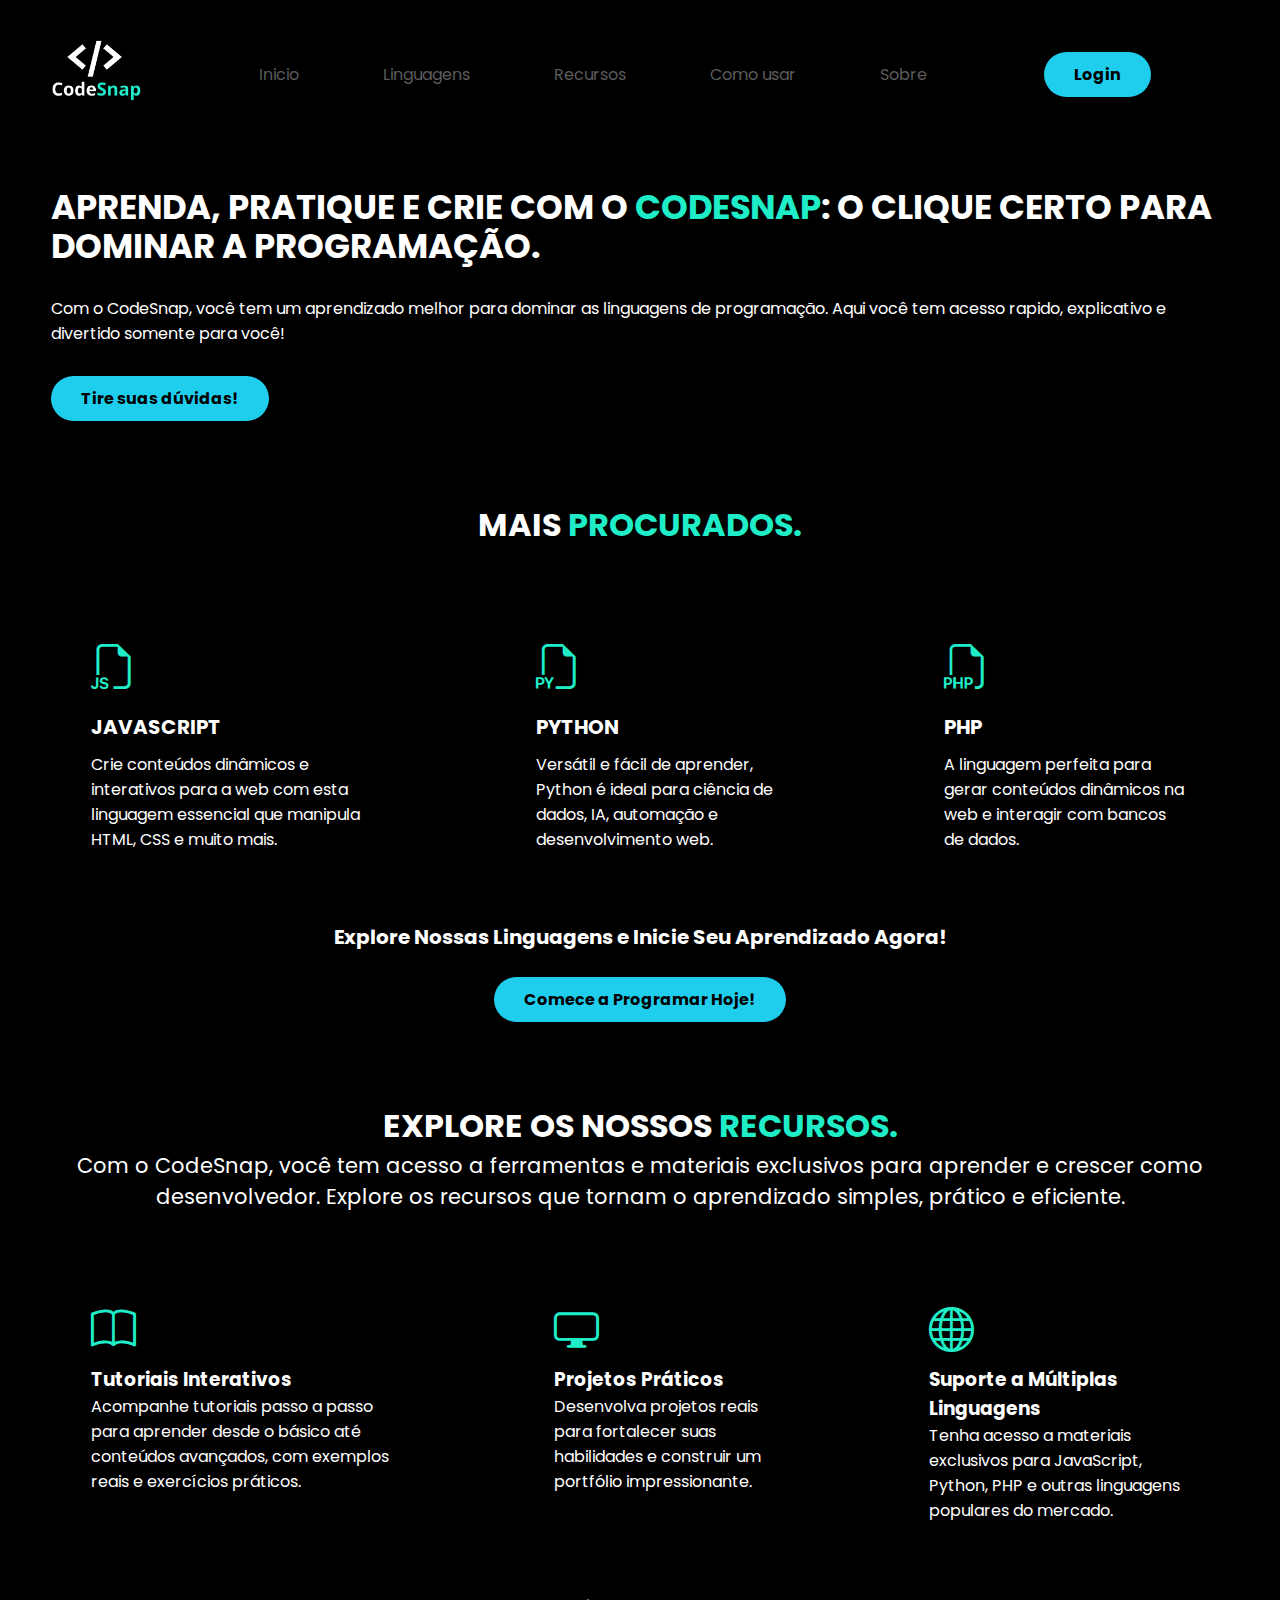
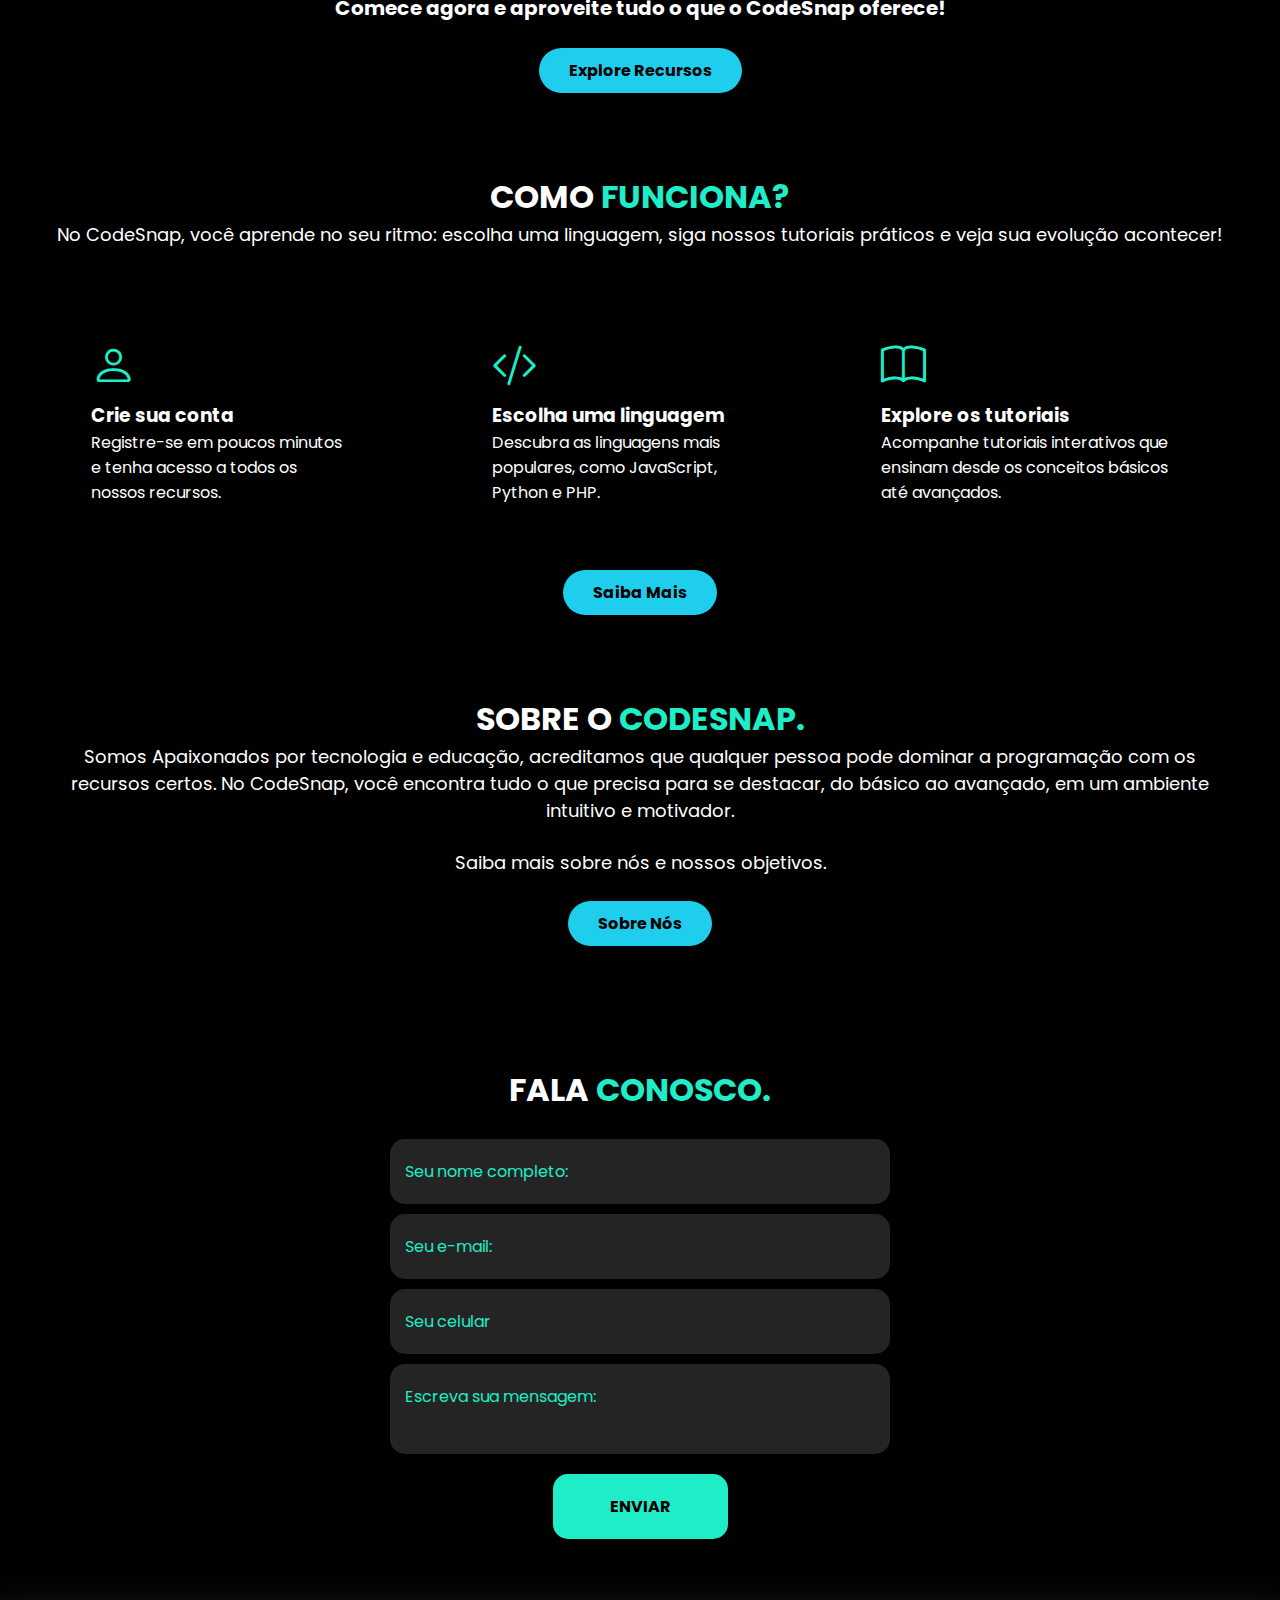
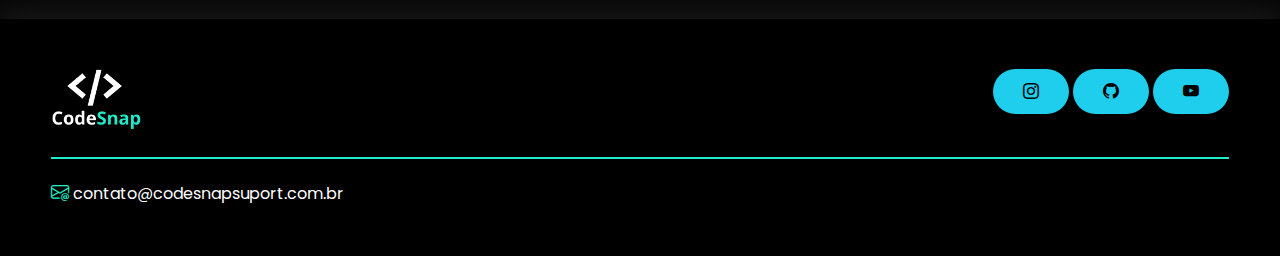
<file: index.html>
<!DOCTYPE html>
<html lang="pt-br">

<head>
    <meta charset="UTF-8">
    <meta name="viewport" content="width=device-width, initial-scale=1.0">
    <title>CodeSnap</title>
    <link rel="stylesheet" href="styles/defaut.css">
    <link rel="stylesheet" href="styles/global.css">
    <!--fonts-->
    <link rel="preconnect" href="https://fonts.googleapis.com">
    <link rel="preconnect" href="https://fonts.gstatic.com" crossorigin>
    <link
        href="https://fonts.googleapis.com/css2?family=Poppins:ital,wght@0,100;0,200;0,300;0,400;0,500;0,600;0,700;0,800;0,900;1,100;1,200;1,300;1,400;1,500;1,600;1,700;1,800;1,900&display=swap"
        rel="stylesheet">
    <!--Fim fonts-->
    <!--BOOTTRAP-->
    <link rel="stylesheet" href="https://cdn.jsdelivr.net/npm/bootstrap-icons@1.11.3/font/bootstrap-icons.min.css">
    <!--FIM BOOTTRAP-->
    <script src="scripts/scriptA.js" defer></script>
</head>

<body>
    <header>
        <div class="interface">
            <div class="logo">
                <a href="image/logo.png"><img width="90px" src="image/logo.png" alt="Logo CodeSnap"></a>
            </div><!--logo-->
            <nav class="menu-desktop">
                <ul>
                    <li><a href="pages/Home.html">Inicio</a></li>
                    <li><a href="pages/Languages.html">Linguagens</a></li>
                    <li><a href="pages/Resources.html">Recursos</a></li>
                    <li><a href="pages/How-to-use.html">Como usar</a></li>
                    <li><a href="pages/About.html">Sobre</a></li>
                </ul>
            </nav><!--menu-desktop-->
            <div class="cs-login">
                <a href="#"><button>Login</button></a>
            </div><!--cs-login-->
            <div class="cs-abrir-menu" id="cs-menu">
                <i class="bi bi-list"></i>
            </div><!--cs-abrir-menu-->
            <div class="menu-mobile" id="menu-mobile">
                <div class="cs-fechar">
                    <i class="bi bi-x"></i>
                </div><!--cs-fechar-->
                <nav>
                    <ul>
                        <li><a href="pages/Home.html">Inicio</a></li>
                        <li><a href="pages/Languages.html">Linguagens</a></li>
                        <li><a href="pages/Resources.html">Recursos</a></li>
                        <li><a href="pages/How-to-use.html">Como usar</a></li>
                        <li><a href="pages/About.html">Sobre</a></li>
                        <li><a href="#contatos">Contato</a></li>
                    </ul>
                </nav>
            </div><!--menu-mobile-->
            <div class="overlay-menu" id="overlay-menu"></div><!--overlay-menu-->
        </div><!--interface-->
    </header>
    <main>
        <section class="top-web" id="inicio">
            <div class="interface">
                <div class="flex">
                    <div class="txt-top-web">
                        <h1>APRENDA, PRATIQUE E CRIE COM O <span>CODESNAP</span>: O CLIQUE CERTO PARA DOMINAR A
                            PROGRAMAÇÃO.</h1>
                        <P>Com o CodeSnap, você tem um aprendizado melhor para dominar as linguagens de programação.
                            Aqui
                            você tem acesso rapido, explicativo e divertido somente para você!</P>

                        <div class="cs-contato">
                            <a href="#contatos"><button>Tire suas dúvidas!</button></a>
                        </div><!--cs-contato-->
                    </div><!--txt-top-web-->
                </div><!--flex-->
            </div><!--interface-->
        </section><!--top-web-->

        <section class="linguagens" id="linguagens">
            <div class="interface">
                <h2 class="title">MAIS <span>PROCURADOS.</span></h2>
                <div class="flex">
                    <div class="linguagens-box"> <a href="">
                            <i class="bi bi-filetype-js"></i>
                            <h3>JAVASCRIPT</h3>
                            <p>Crie conteúdos dinâmicos e interativos para a web com esta linguagem essencial que
                                manipula HTML, CSS e muito mais.</p>
                        </a>
                    </div><!--linguagens-box-->
                    <div class="linguagens-box"> <a href="">
                            <i class="bi bi-filetype-py"></i>
                            <h3>PYTHON</h3>
                            <p>Versátil e fácil de aprender, Python é ideal para ciência de dados, IA, automação e
                                desenvolvimento web.</p>
                        </a>
                    </div><!--linguagens-box-->
                    <div class="linguagens-box"> <a href="">
                            <i class="bi bi-filetype-php"></i>
                            <h3>PHP</h3>
                            <p>A linguagem perfeita para gerar conteúdos dinâmicos na web e interagir com bancos de
                                dados.</p>
                        </a>
                    </div><!--linguagens-box-->
                </div><!--flex-->
                <div class="cta">
                    <h3 class="title">Explore Nossas Linguagens e Inicie Seu Aprendizado Agora!</h3>
                </div><!--cta-->
                <div class="linguagens-button">
                    <a href="pages/Languages.html"><button>Comece a Programar Hoje!</button></a>
                </div><!--linguagens-button-->
            </div><!--interface-->
        </section><!--linguagens-->

        <section class="recursos" id="recursos">
            <div class="interface">
                <h2 class="title">EXPLORE OS NOSSOS <span>RECURSOS.<span></h2>
                <p class="subtitle">Com o CodeSnap, você tem acesso a ferramentas e materiais exclusivos para aprender e
                    crescer como
                    desenvolvedor. Explore os recursos que tornam o aprendizado simples, prático e eficiente.</p>
                <div class="flex">
                    <div class="recursos-box"> <a href="">
                            <i class="bi bi-book"></i>
                            <h3>Tutoriais Interativos</h3>
                            <p>Acompanhe tutoriais passo a passo para aprender desde o básico até conteúdos avançados,
                                com exemplos reais e exercícios práticos.</p>
                        </a>
                    </div><!--linguagens-box-->
                    <div class="recursos-box"> <a href="">
                            <i class="bi bi-display"></i>
                            <h3>Projetos Práticos</h3>
                            <p>Desenvolva projetos reais para fortalecer suas habilidades e construir um portfólio
                                impressionante.</p>
                        </a>
                    </div><!--linguagens-box-->
                    <div class="recursos-box"> <a href="">
                            <i class="bi bi-globe"></i>
                            <h3>Suporte a Múltiplas Linguagens</h3>
                            <p>Tenha acesso a materiais exclusivos para JavaScript, Python, PHP e outras linguagens
                                populares do mercado.</p>
                        </a>
                    </div><!--linguagens-box-->
                </div><!--flex-->
                <div class="cta">
                    <h3 class="title">Comece agora e aproveite tudo o que o CodeSnap oferece!</h3>
                </div><!--cta-->
                <div class="recursos-button">
                    <a href="pages/Resources.html"><button>Explore Recursos</button></a>
                </div><!--cs-contato-->
            </div><!--interface-->
        </section><!--recursos-->

        <section class="como-usar">
            <div class="interface">
                <h2 class="title">COMO <span>FUNCIONA?</span></h2>
                <p class="subtitle">No CodeSnap, você aprende no seu ritmo: escolha uma linguagem, siga nossos tutoriais
                    práticos e veja sua evolução acontecer!</p>
                <div class="flex">
                    <div class="como-usar-box"> <a href="#">
                            <i class="bi bi-person"></i>
                            <h3>Crie sua conta</h3>
                            <p>Registre-se em poucos minutos e tenha acesso a todos os nossos recursos.</p>
                        </a>
                    </div><!--como-usar-box-->
                    <div class="como-usar-box"> <a href="#">
                            <i class="bi bi-code-slash"></i>
                            <h3>Escolha uma linguagem</h3>
                            <p>Descubra as linguagens mais populares, como JavaScript, Python e PHP.</p>
                        </a>
                    </div><!--como-usar-box-->
                    <div class="como-usar-box"> <a href="#">
                            <i class="bi bi-book"></i>
                            <h3>Explore os tutoriais</h3>
                            <p>Acompanhe tutoriais interativos que ensinam desde os conceitos básicos até avançados.</p>
                        </a>
                    </div><!--como-usar-box-->
                </div><!--flex-->
                <div class="cta-button">
                    <a href="pages/How-to-use.html"><button>Saiba Mais</button></a>
                </div><!--cta-button-->
            </div><!--interface-->
        </section><!--como-usar-->

        <section class="sobre">
            <div class="interface">
                <h2 class="title">SOBRE O <span>CODESNAP.</span></h2>
                <p class="subtitle">Somos Apaixonados por tecnologia e educação, acreditamos que qualquer pessoa pode
                    dominar a programação com os recursos certos. No CodeSnap, você encontra tudo o que precisa para se
                    destacar, do básico ao avançado, em um ambiente intuitivo e motivador.</p>
                <p class="subtitle1">Saiba mais sobre nós e nossos objetivos.</p>
                <div class="flex"></div><!--flex-->
                <div class="cta-button">
                    <a href="pages/About.html"><button>Sobre Nós</button></a>
                </div><!--cta-button-->
            </div><!--interface-->
        </section><!--sobre-->

        <section class="contatos" id="contatos">
            <div class="interface">
                <h2 class="title">FALA <span>CONOSCO.</span></h2>
                <form action="">
                    <input type="text" name="" id="" placeholder="Seu nome completo:" required maxlength="100">
                    <input type="email" name="" id="" placeholder="Seu e-mail:" required maxlength="100">
                    <input type="number" name="" id="" placeholder="Seu celular" maxlength="20">
                    <textarea name="text" id="" placeholder="Escreva sua mensagem:" required maxlength="150"></textarea>
                    <div class="cs-enviar"><input type="submit" value="ENVIAR"></div>
                </form>
            </div><!--ui-->
        </section><!--form-->
    </main>
    <footer>
        <div class="interface">
            <div class="line-footer">
                <div class="flex">
                    <div class="logo-footer">
                        <img width="90px" src="image/logo.png" alt="Logo CodeSnap">
                    </div><!--logo-footer-->
                    <div class="cs-social">
                        <a href="https://www.instagram.com/itz._felipe1/" target="_blank"><button><i
                                    class="bi bi-instagram"></i></button></a>
                        <a href="https://github.com/Fexz0" target="_blank"><button><i
                                    class="bi bi-github"></i></button></a>
                        <a href="#" target="_blank"><button><i class="bi bi-youtube"></i></button></a>
                    </div><!--cs-social-->
                </div><!--flex-->
            </div><!--line-footer-->
            <div class="line-footer borda">
                <p><i class="bi bi-envelope-at"></i> <a href="mailto:contato@felipe.com.br">
                        contato@codesnapsuport.com.br</a></p>
            </div><!--line-footer borda-->
        </div><!--interface-->
    </footer>

</body>

</html>
</file>
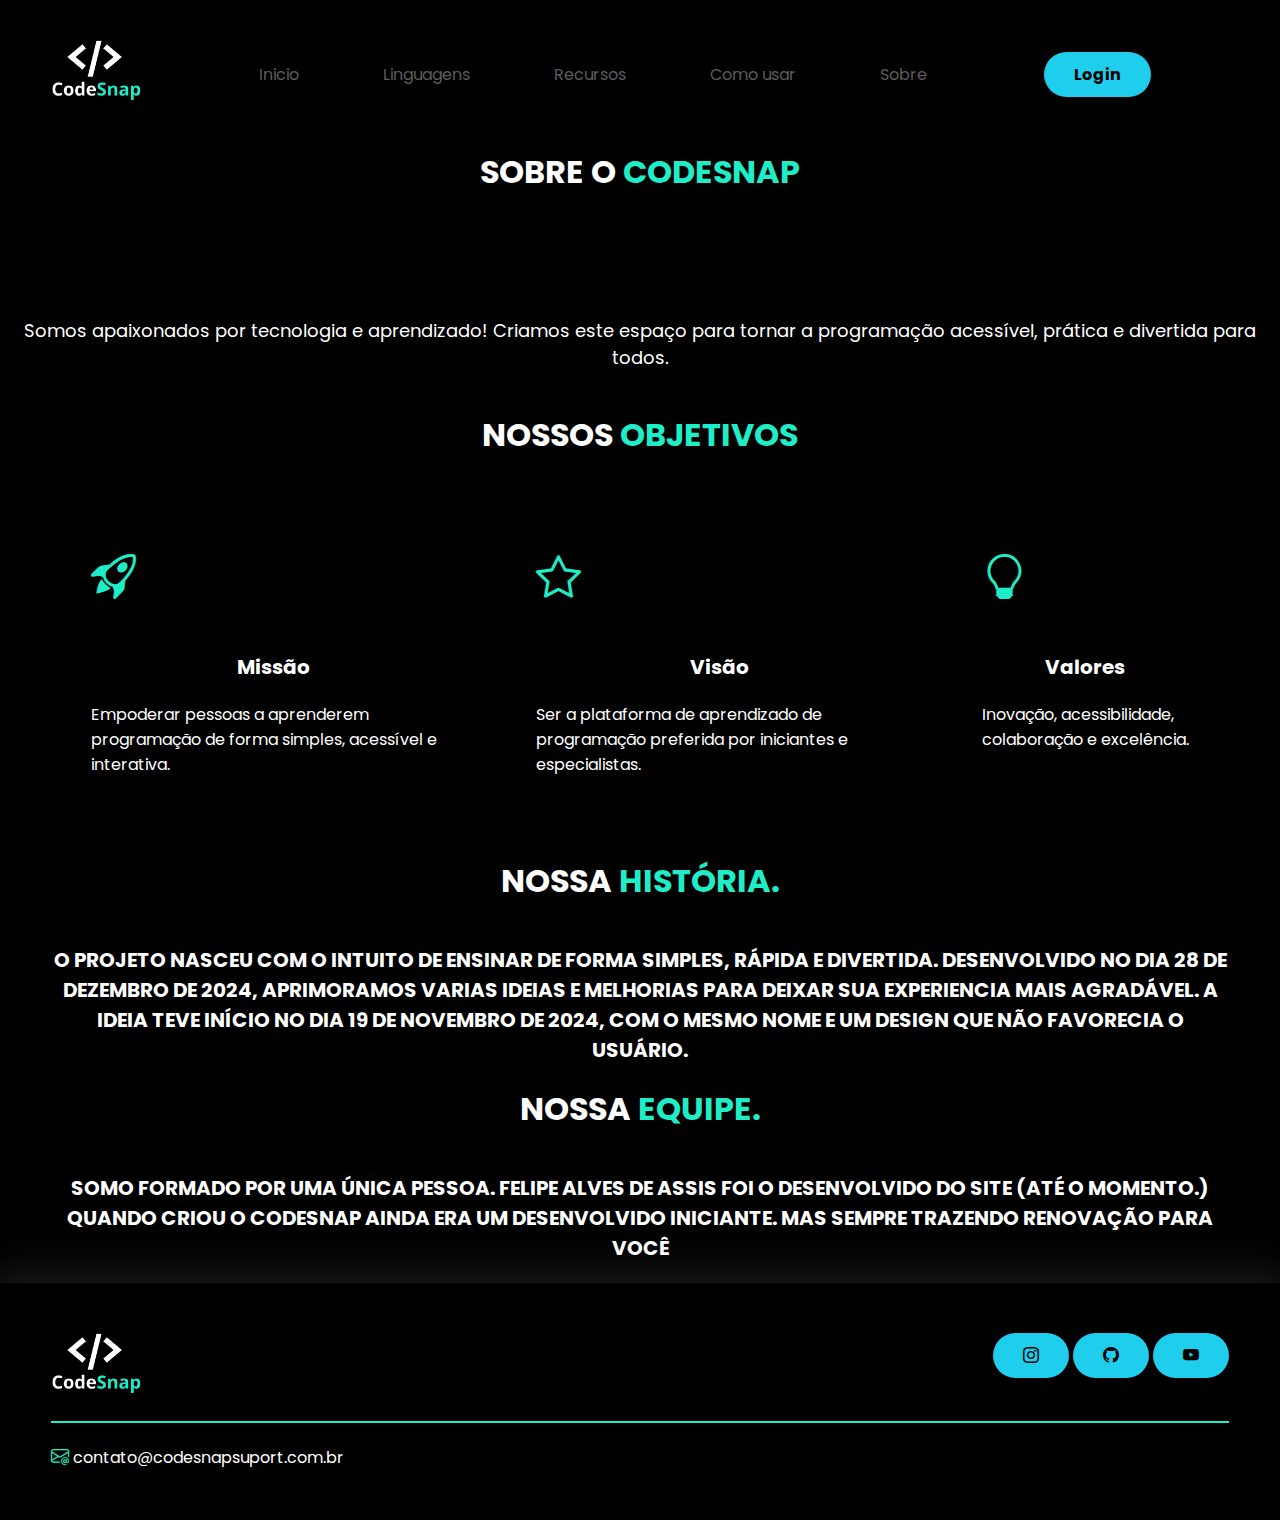
<file: pages/About.html>
<!DOCTYPE html>
<html lang="pt-br">

<head>
    <meta charset="UTF-8">
    <meta name="viewport" content="width=device-width, initial-scale=1.0">
    <title>Sobre - CodeSnap</title>
    <link rel="stylesheet" href="../styles/defaut.css">
    <link rel="stylesheet" href="../styles/global.css">
    <!--fonts-->
    <link rel="preconnect" href="https://fonts.googleapis.com">
    <link rel="preconnect" href="https://fonts.gstatic.com" crossorigin>
    <link
        href="https://fonts.googleapis.com/css2?family=Poppins:ital,wght@0,100;0,200;0,300;0,400;0,500;0,600;0,700;0,800;0,900;1,100;1,200;1,300;1,400;1,500;1,600;1,700;1,800;1,900&display=swap"
        rel="stylesheet">
    <!--Fim fonts-->
    <!--BOOTTRAP-->
    <link rel="stylesheet" href="https://cdn.jsdelivr.net/npm/bootstrap-icons@1.11.3/font/bootstrap-icons.min.css">
    <!--FIM BOOTTRAP-->
    <script src="../scripts/scriptA.js" defer></script>
</head>

<body>
    <header>
        <div class="interface">
            <div class="logo">
                <a href="Home.html"><img width="90px" src="../image/logo.png" alt="Logo CodeSnap"></a>
            </div><!--logo-->
            <nav class="menu-desktop">
                <ul>
                    <li><a href="Home.html">Inicio</a></li>
                    <li><a href="Languages.html">Linguagens</a></li>
                    <li><a href="Resources.html">Recursos</a></li>
                    <li><a href="How-to-use.html">Como usar</a></li>
                    <li><a href="About.html">Sobre</a></li>
                </ul>
            </nav><!--menu-desktop-->
            <div class="cs-login">
                <a href="#"><button>Login</button></a>
            </div><!--cs-login-->
            <div class="cs-abrir-menu" id="cs-menu">
                <i class="bi bi-list"></i>
            </div><!--cs-abrir-menu-->
            <div class="menu-mobile" id="menu-mobile">
                <div class="cs-fechar">
                    <i class="bi bi-x"></i>
                </div><!--cs-fechar-->
                <nav>
                    <ul>
                        <li><a href="Home.html">Inicio</a></li>
                        <li><a href="Languages.html">Linguagens</a></li>
                        <li><a href="Resources.html">Recursos</a></li>
                        <li><a href="How-to-use.html">Como usar</a></li>
                        <li><a href="About.html">Sobre</a></li>
                        <li><a href="#contatos">Contato</a></li>
                    </ul>
                </nav>
            </div><!--menu-mobile-->
        </div><!--interface-->
    </header>
    <main>
        <seciton class="sobre" id="colunn-1">
            <div class="interface">
                <h2 class="title">SOBRE O <span>CODESNAP</span></h2>
                        <h1 class="title">Somos uma plataforma criada para tornar o aprendizado de programação mais acessível,
                            interativo e eficiente para todos.</h1>
                        <p class="subtitle1">Somos apaixonados por tecnologia e aprendizado! Criamos este espaço para tornar a programação
                            acessível, prática e divertida para todos.</p>
                    </div><!--txt-top-web-->
                </div><!--flex-->
            </div><!--interface-->
        </seciton><!--sobre-->

        <section class="sobre" id="colunn-2">
            <div class="interface">
                <h2 class="title">NOSSOS <span>OBJETIVOS</span></h2>
                <div class="flex">
                    <div class="sobre-box">
                        <i class="bi bi-rocket-takeoff"></i>
                        <h3>Missão</h3>
                        <p>Empoderar pessoas a aprenderem programação de forma simples, acessível e interativa.</p>
                    </div><!--sobre-box-->
                    <div class="sobre-box">
                        <i class="bi bi-star"></i>
                        <h3>Visão</h3>
                        <p>Ser a plataforma de aprendizado de programação preferida por iniciantes e especialistas.</p>
                    </div><!--sobre-box-->
                    <div class="sobre-box">
                        <i class="bi bi-lightbulb"></i>
                        <h3>Valores</h3>
                        <p>Inovação, acessibilidade, colaboração e excelência.</p>
                    </div><!--sobre-box-->
                </div><!--flex-->
            </div><!--interface-->
        </section><!--sobre-->

        <seciton class="sobre" id="colunn-3">
            <div class="interface">
                <h2 class="title">NOSSA <span>HISTÓRIA.</span></h2>
                <h3>O PROJETO NASCEU COM O INTUITO DE ENSINAR DE FORMA SIMPLES, RÁPIDA E DIVERTIDA. DESENVOLVIDO NO DIA
                    28 DE DEZEMBRO DE 2024, APRIMORAMOS VARIAS IDEIAS E MELHORIAS PARA DEIXAR SUA EXPERIENCIA MAIS
                    AGRADÁVEL. A IDEIA TEVE INÍCIO NO DIA 19 DE NOVEMBRO DE 2024, COM O MESMO NOME E UM DESIGN QUE NÃO
                    FAVORECIA O USUÁRIO.</h3>
            </div><!--txt-top-web-->
        </seciton><!--sobre-->

        <seciton class="sobre" id="colunn-4">
            <div class="interface">
                <h2 class="title">NOSSA <span>EQUIPE.</span></h2>
                <h3>SOMO FORMADO POR UMA ÚNICA PESSOA. FELIPE ALVES DE ASSIS FOI O DESENVOLVIDO DO SITE (ATÉ O MOMENTO.)
                    QUANDO CRIOU O CODESNAP AINDA ERA UM DESENVOLVIDO INICIANTE. MAS SEMPRE TRAZENDO RENOVAÇÃO PARA VOCÊ
                </h3>
            </div><!--interface-->
        </seciton><!--sobre-->
    </main>
    <footer>
        <div class="interface">
            <div class="line-footer">
                <div class="flex">
                    <div class="logo-footer">
                        <img width="90px" src="../image/logo.png" alt="Logo CodeSnap">
                    </div><!--logo-footer-->
                    <div class="cs-social">
                        <a href="https://www.instagram.com/itz._felipe1/" target="_blank"><button><i
                                    class="bi bi-instagram"></i></button></a>
                        <a href="https://github.com/Fexz0" target="_blank"><button><i
                                    class="bi bi-github"></i></button></a>
                        <a href="#" target="_blank"><button><i class="bi bi-youtube"></i></button></a>
                    </div><!--cs-social-->
                </div><!--flex-->
            </div><!--line-footer-->
            <div class="line-footer borda">
                <p><i class="bi bi-envelope-at"></i> <a href="mailto:contato@felipe.com.br">
                        contato@codesnapsuport.com.br</a></p>
            </div><!--line-footer borda-->
        </div><!--interface-->
    </footer>

</body>

</html>
</file>
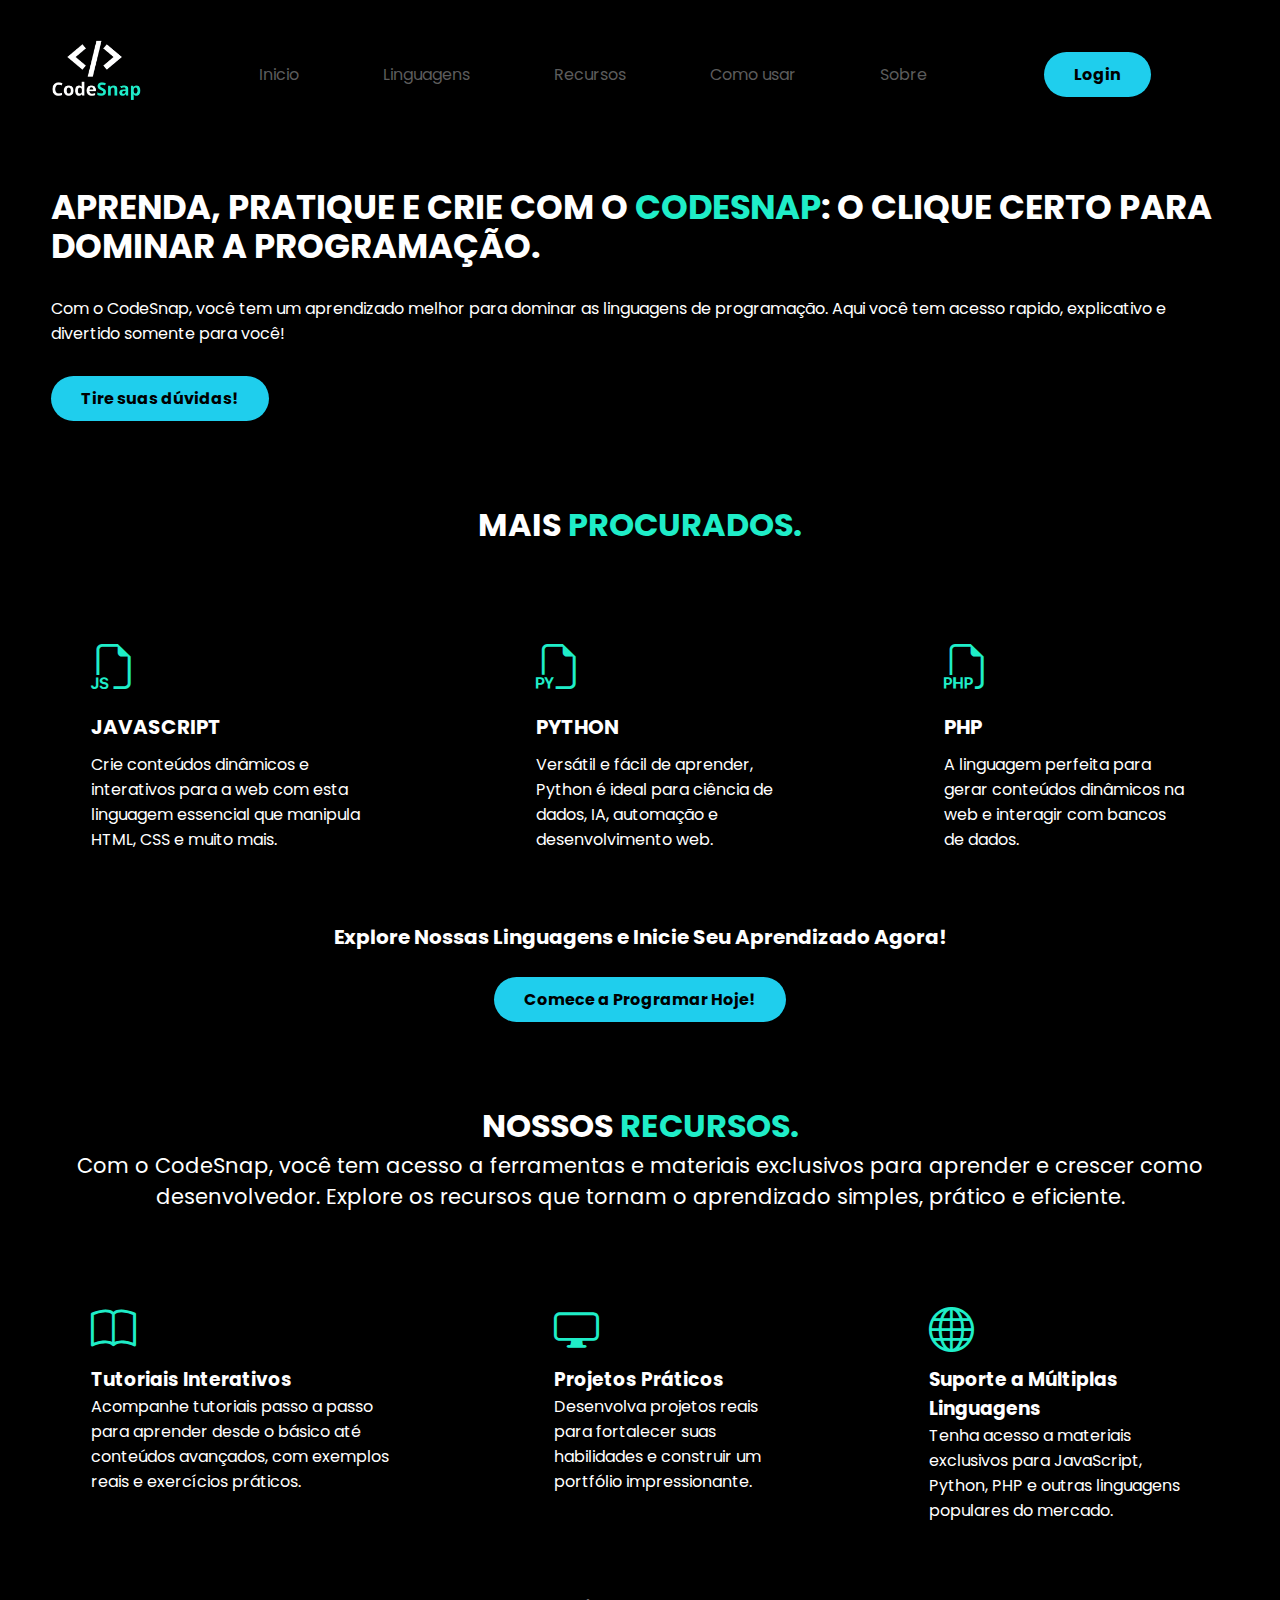
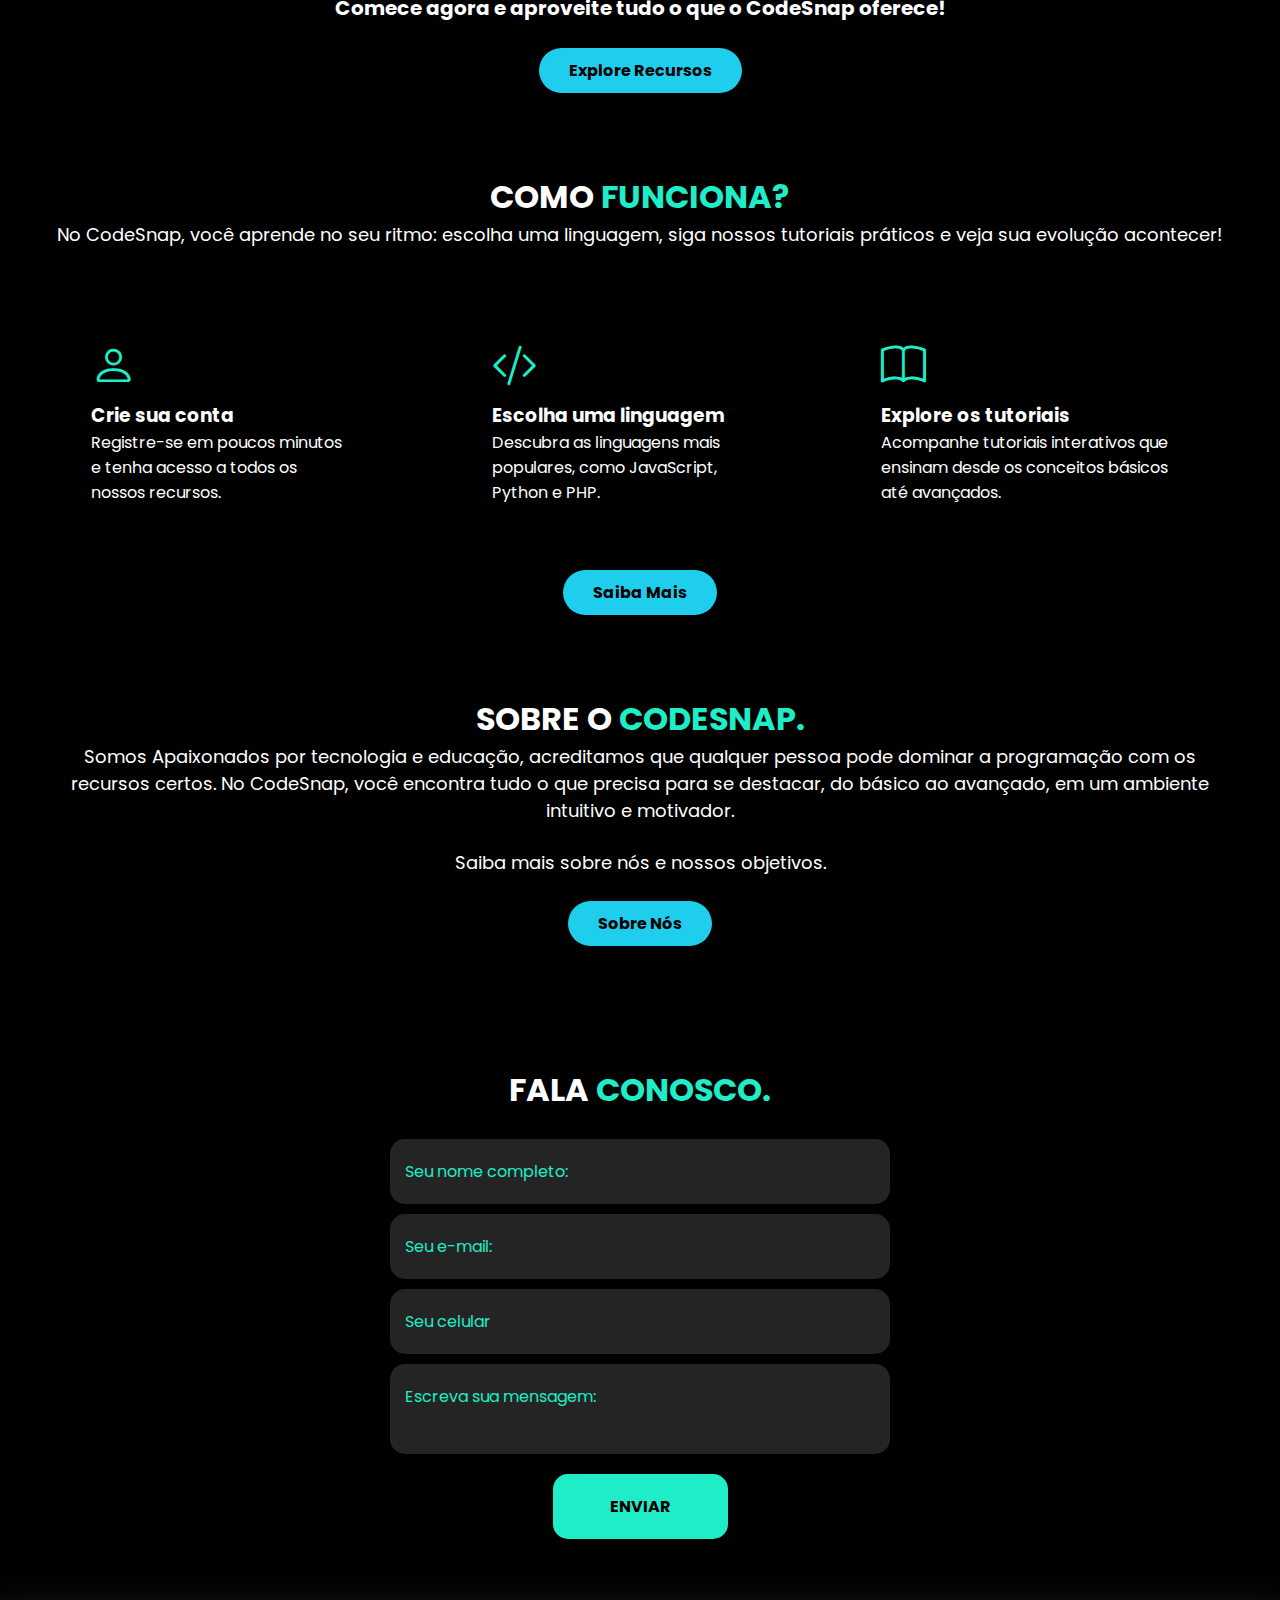
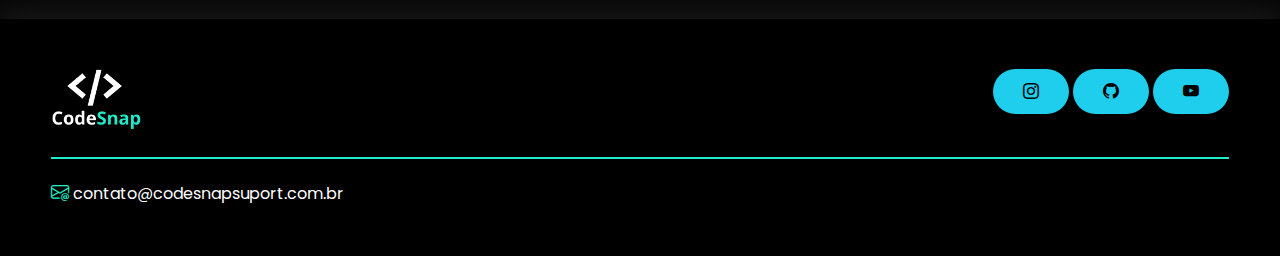
<file: pages/Home.html>
<!DOCTYPE html>
<html lang="pt-br">

<head>
    <meta charset="UTF-8">
    <meta name="viewport" content="width=device-width, initial-scale=1.0">
    <title>CodeSnap</title>
    <link rel="stylesheet" href="../styles/defaut.css">
    <link rel="stylesheet" href="../styles/global.css">
    <!--fonts-->
    <link rel="preconnect" href="https://fonts.googleapis.com">
    <link rel="preconnect" href="https://fonts.gstatic.com" crossorigin>
    <link
        href="https://fonts.googleapis.com/css2?family=Poppins:ital,wght@0,100;0,200;0,300;0,400;0,500;0,600;0,700;0,800;0,900;1,100;1,200;1,300;1,400;1,500;1,600;1,700;1,800;1,900&display=swap"
        rel="stylesheet">
    <!--Fim fonts-->
    <!--BOOTTRAP-->
    <link rel="stylesheet" href="https://cdn.jsdelivr.net/npm/bootstrap-icons@1.11.3/font/bootstrap-icons.min.css">
    <!--FIM BOOTTRAP-->
    <script src="../scripts/scriptA.js" defer></script>
</head>

<body>
    <header>
        <div class="interface">
            <div class="logo">
                <a href="Home.html"><img width="90px" src="../image/logo.png" alt="Logo CodeSnap"></a>
            </div><!--logo-->
            <nav class="menu-desktop">
                <ul>
                    <li><a href="Home.html">Inicio</a></li>
                    <li><a href="Languages.html">Linguagens</a></li>
                    <li><a href="Resources.html">Recursos</a></li>
                    <li><a href="How-to-use.html">Como usar</a></li>
                    <li><a href="About.html">Sobre</a></li>
                </ul>
            </nav><!--menu-desktop-->
            <div class="cs-login">
                <a href="#"><button>Login</button></a>
            </div><!--cs-login-->
            <div class="cs-abrir-menu" id="cs-menu">
                <i class="bi bi-list"></i>
            </div><!--cs-abrir-menu-->
            <div class="menu-mobile" id="menu-mobile">
                <div class="cs-fechar">
                    <i class="bi bi-x"></i>
                </div><!--cs-fechar-->
                <nav>
                    <ul>
                        <li><a href="Home.html">Inicio</a></li>
                        <li><a href="Languages.html">Linguagens</a></li>
                        <li><a href="Resources.html">Recursos</a></li>
                        <li><a href="How-to-use.html">Como usar</a></li>
                        <li><a href="About.html">Sobre</a></li>
                        <li><a href="#contatos">Contato</a></li>
                    </ul>
                </nav>
            </div><!--menu-mobile-->
            <div class="overlay-menu" id="overlay-menu"></div><!--overlay-menu-->
        </div><!--interface-->
    </header>
    <main>
        <section class="top-web" id="inicio">
            <div class="interface">
                <div class="flex">
                    <div class="txt-top-web">
                        <h1>APRENDA, PRATIQUE E CRIE COM O <span>CODESNAP</span>: O CLIQUE CERTO PARA DOMINAR A
                            PROGRAMAÇÃO.</h1>
                        <P>Com o CodeSnap, você tem um aprendizado melhor para dominar as linguagens de programação.
                            Aqui
                            você tem acesso rapido, explicativo e divertido somente para você!</P>

                        <div class="cs-contato">
                            <a href="#contatos"><button>Tire suas dúvidas!</button></a>
                        </div><!--cs-contato-->
                    </div><!--txt-top-web-->
                </div><!--flex-->
            </div><!--interface-->
        </section><!--top-web-->

        <section class="linguagens" id="linguagens">
            <div class="interface">
                <h2 class="title">MAIS <span>PROCURADOS.</span></h2>
                <div class="flex">
                    <div class="linguagens-box"> <a href="">
                            <i class="bi bi-filetype-js"></i>
                            <h3>JAVASCRIPT</h3>
                            <p>Crie conteúdos dinâmicos e interativos para a web com esta linguagem essencial que
                                manipula HTML, CSS e muito mais.</p>
                        </a>
                    </div><!--linguagens-box-->
                    <div class="linguagens-box"> <a href="">
                            <i class="bi bi-filetype-py"></i>
                            <h3>PYTHON</h3>
                            <p>Versátil e fácil de aprender, Python é ideal para ciência de dados, IA, automação e
                                desenvolvimento web.</p>
                        </a>
                    </div><!--linguagens-box-->
                    <div class="linguagens-box"> <a href="">
                            <i class="bi bi-filetype-php"></i>
                            <h3>PHP</h3>
                            <p>A linguagem perfeita para gerar conteúdos dinâmicos na web e interagir com bancos de
                                dados.</p>
                        </a>
                    </div><!--linguagens-box-->
                </div><!--flex-->
                <div class="cta">
                    <h3 class="title">Explore Nossas Linguagens e Inicie Seu Aprendizado Agora!</h3>
                </div><!--cta-->
                <div class="linguagens-button">
                    <a href="Languages.html"><button>Comece a Programar Hoje!</button></a>
                </div>
            </div><!--interface-->
        </section><!--linguagens-->

        <section class="recursos" id="recursos">
            <div class="interface">
                <h2 class="title">NOSSOS <span>RECURSOS.<span></h2>
                <p class="subtitle">Com o CodeSnap, você tem acesso a ferramentas e materiais exclusivos para aprender e
                    crescer como
                    desenvolvedor. Explore os recursos que tornam o aprendizado simples, prático e eficiente.</p>
                <div class="flex">
                    <div class="recursos-box"> <a href="">
                            <i class="bi bi-book"></i>
                            <h3>Tutoriais Interativos</h3>
                            <p>Acompanhe tutoriais passo a passo para aprender desde o básico até conteúdos avançados,
                                com exemplos reais e exercícios práticos.</p>
                        </a>
                    </div><!--linguagens-box-->
                    <div class="recursos-box"> <a href="">
                            <i class="bi bi-display"></i>
                            <h3>Projetos Práticos</h3>
                            <p>Desenvolva projetos reais para fortalecer suas habilidades e construir um portfólio
                                impressionante.</p>
                        </a>
                    </div><!--linguagens-box-->
                    <div class="recursos-box"> <a href="">
                            <i class="bi bi-globe"></i>
                            <h3>Suporte a Múltiplas Linguagens</h3>
                            <p>Tenha acesso a materiais exclusivos para JavaScript, Python, PHP e outras linguagens
                                populares do mercado.</p>
                        </a>
                    </div><!--linguagens-box-->
                </div><!--flex-->
                <div class="cta">
                    <h3 class="title">Comece agora e aproveite tudo o que o CodeSnap oferece!</h3>
                </div><!--cta-->
                <div class="recursos-button">
                    <a href="Resources.html"><button>Explore Recursos</button></a>
                </div><!--recursos-button-->
            </div><!--interface-->
        </section><!--recursos-->

        <section class="como-usar">
            <div class="interface">
                <h2 class="title">COMO <span>FUNCIONA?</span></h2>
                <p class="subtitle">No CodeSnap, você aprende no seu ritmo: escolha uma linguagem, siga nossos tutoriais
                    práticos e veja sua evolução acontecer!</p>
                <div class="flex">
                    <div class="como-usar-box"> <a href="#">
                            <i class="bi bi-person"></i>
                            <h3>Crie sua conta</h3>
                            <p>Registre-se em poucos minutos e tenha acesso a todos os nossos recursos.</p>
                        </a>
                    </div><!--como-usar-box-->
                    <div class="como-usar-box"> <a href="#">
                            <i class="bi bi-code-slash"></i>
                            <h3>Escolha uma linguagem</h3>
                            <p>Descubra as linguagens mais populares, como JavaScript, Python e PHP.</p>
                        </a>
                    </div><!--como-usar-box-->
                    <div class="como-usar-box"> <a href="#">
                            <i class="bi bi-book"></i>
                            <h3>Explore os tutoriais</h3>
                            <p>Acompanhe tutoriais interativos que ensinam desde os conceitos básicos até avançados.</p>
                        </a>
                    </div><!--como-usar-box-->
                </div><!--flex-->
                <div class="cta-button">
                    <a href="How-to-use.html"><button>Saiba Mais</button></a>
                </div><!--cta-button-->
            </div><!--interface-->
        </section><!--como-usar-->

        <section class="sobre">
            <div class="interface">
                <h2 class="title">SOBRE O <span>CODESNAP.</span></h2>
                <p class="subtitle">Somos Apaixonados por tecnologia e educação, acreditamos que qualquer pessoa pode
                    dominar a programação com os recursos certos. No CodeSnap, você encontra tudo o que precisa para se
                    destacar, do básico ao avançado, em um ambiente intuitivo e motivador.</p>
                <p class="subtitle1">Saiba mais sobre nós e nossos objetivos.</p>
                <div class="flex"></div><!--flex-->
                <div class="cta-button">
                    <a href="About.html"><button>Sobre Nós</button></a>
                </div><!--cta-button-->
            </div><!--interface-->
        </section><!--sobre-->

        <section class="contatos" id="contatos">
            <div class="interface">
                <h2 class="title">FALA <span>CONOSCO.</span></h2>
                <form action="">
                    <input type="text" name="" id="" placeholder="Seu nome completo:" required maxlength="100">
                    <input type="email" name="" id="" placeholder="Seu e-mail:" required maxlength="100">
                    <input type="number" name="" id="" placeholder="Seu celular" maxlength="20">
                    <textarea name="text" id="" placeholder="Escreva sua mensagem:" required maxlength="150"></textarea>
                    <div class="cs-enviar"><input type="submit" value="ENVIAR"></div>
                </form>
            </div><!--ui-->
        </section><!--form-->
    </main>
    <footer>
        <div class="interface">
            <div class="line-footer">
                <div class="flex">
                    <div class="logo-footer">
                        <img width="90px" src="../image/logo.png" alt="Logo CodeSnap">
                    </div><!--logo-footer-->
                    <div class="cs-social">
                        <a href="https://www.instagram.com/itz._felipe1/" target="_blank"><button><i
                                    class="bi bi-instagram"></i></button></a>
                        <a href="https://github.com/Fexz0" target="_blank"><button><i
                                    class="bi bi-github"></i></button></a>
                        <a href="#" target="_blank"><button><i class="bi bi-youtube"></i></button></a>
                    </div><!--cs-social-->
                </div><!--flex-->
            </div><!--line-footer-->
            <div class="line-footer borda">
                <p><i class="bi bi-envelope-at"></i> <a href="mailto:contato@felipe.com.br">
                        contato@codesnapsuport.com.br</a></p>
            </div><!--line-footer borda-->
        </div><!--interface-->
    </footer>

</body>

</html>
</file>
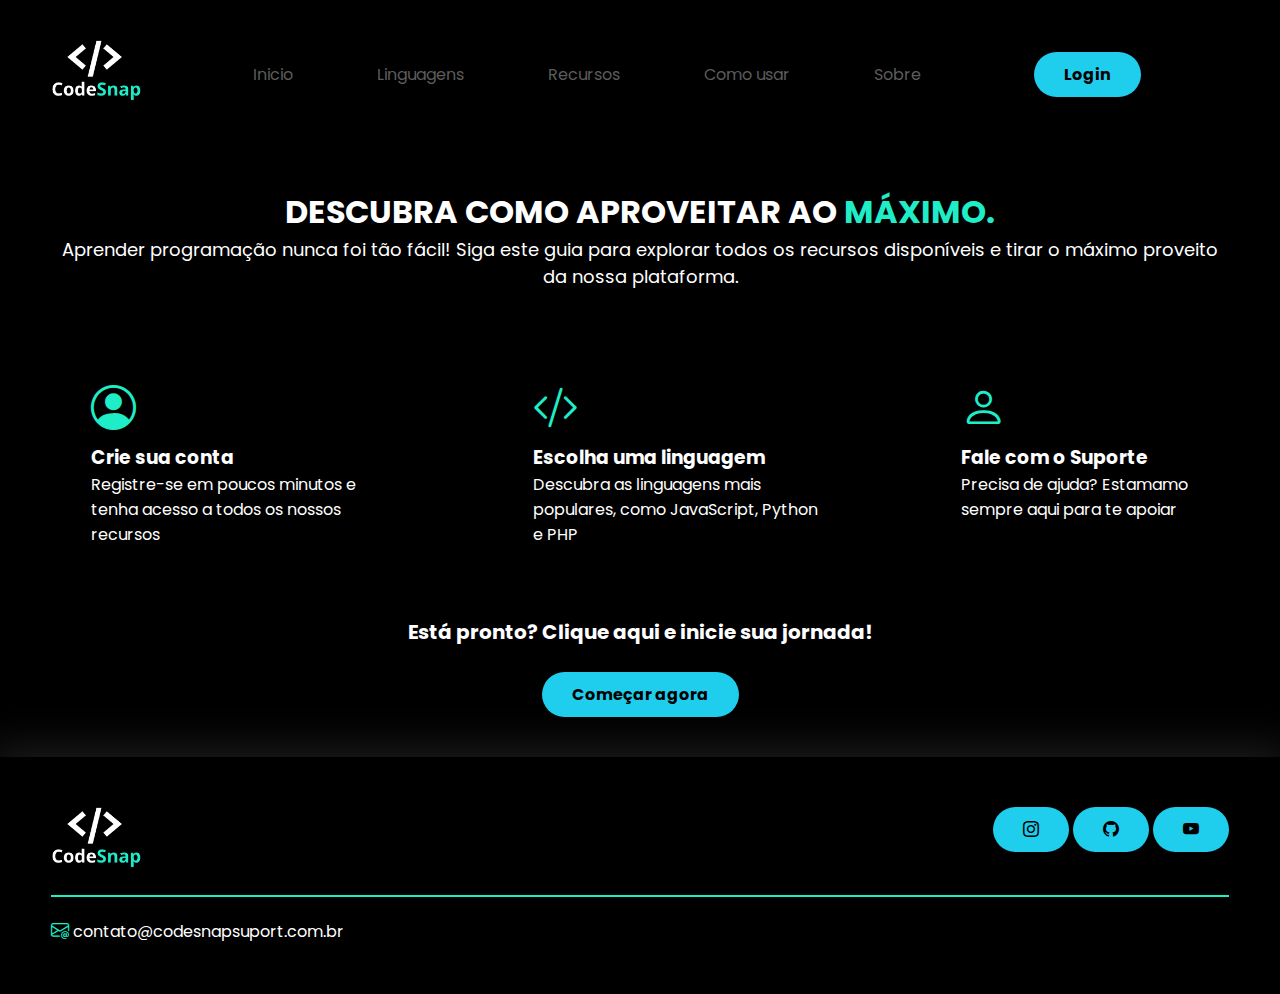
<file: pages/How-to-use.html>
<!DOCTYPE html>
<html lang="pt-br">

<head>
    <meta charset="UTF-8">
    <meta name="viewport" content="width=device-width, initial-scale=1.0">
    <title>Como usar - CodeSnap</title>
    <link rel="stylesheet" href="../styles/defaut.css">
    <link rel="stylesheet" href="../styles/global.css">
    <!--fonts-->
    <link rel="preconnect" href="https://fonts.googleapis.com">
    <link rel="preconnect" href="https://fonts.gstatic.com" crossorigin>
    <link
        href="https://fonts.googleapis.com/css2?family=Poppins:ital,wght@0,100;0,200;0,300;0,400;0,500;0,600;0,700;0,800;0,900;1,100;1,200;1,300;1,400;1,500;1,600;1,700;1,800;1,900&display=swap"
        rel="stylesheet">
    <!--Fim fonts-->
    <!--BOOTTRAP-->
    <link rel="stylesheet" href="https://cdn.jsdelivr.net/npm/bootstrap-icons@1.11.3/font/bootstrap-icons.min.css">
    <!--FIM BOOTTRAP-->
    <script src="../scripts/scriptA.js" defer></script>
</head>

<body>
    <header>
        <div class="interface">
            <div class="logo">
                <a href="Home.html"><img width="90px" src="../image/logo.png" alt="Logo CodeSnap"></a>
            </div><!--logo-->
            <nav class="menu-desktop">
                <ul>
                    <li><a href="Home.html">Inicio</a></li>
                    <li><a href="Languages.html">Linguagens</a></li>
                    <li><a href="Resources.html">Recursos</a></li>
                    <li><a href="How-to-use.html">Como usar</a></li>
                    <li><a href="About.html">Sobre</a></li>
                </ul>
            </nav><!--menu-desktop-->
            <div class="cs-login">
                <a href="#"><button>Login</button></a>
            </div><!--cs-login-->
            <div class="cs-abrir-login" id="cs-menu">
                <i class="bi bi-list"></i>
            </div><!--cs-abrir-menu-->
            <div class="menu-mobile" id="menu-mobile">
                <div class="cs-fechar">
                    <i class="bi bi-x"></i>
                </div><!--cs-fechar-->
                <nav>
                    <ul>
                        <li><a href="Home.html">Inicio</a></li>
                        <li><a href="Languages.html">Linguagens</a></li>
                        <li><a href="Resources.html">Recursos</a></li>
                        <li><a href="How-to-use.html">Como usar</a></li>
                        <li><a href="About.html">Sobre</a></li>
                        <li><a href="#contatos">Contato</a></li>
                    </ul>
                </nav>
            </div><!--menu-mobile-->
        </div><!--interface-->
    </header>
    <main>
        <section class="como-usar" id="colunn-1">
            <div class="interface">
                <h2 class="title">DESCUBRA COMO APROVEITAR AO <span>MÁXIMO.</span></h2>
                <p class="subtitle">Aprender programação nunca foi tão fácil! Siga este guia para explorar todos os
                    recursos disponíveis
                    e tirar o máximo proveito da nossa plataforma.</p>
                <div class="flex">
                    <div class="como-usar-box"> <a href="">
                            <i class="bi bi-person-circle"></i>
                            <h3>Crie sua conta</h3>
                            <p>Registre-se em poucos minutos e tenha acesso a todos os nossos recursos</p>
                        </a>
                    </div><!--como-usar-box-->
                    <div class="como-usar-box"> <a href="">
                            <i class="bi bi-code-slash"></i>
                            <h3>Escolha uma linguagem</h3>
                            <p>Descubra as linguagens mais populares, como JavaScript, Python e PHP</p>
                        </a>
                    </div><!--como-usar-box-->
                    <div class="como-usar-box"> <a href="">
                            <i class="bi bi-person"></i>
                            <h3>Fale com o Suporte</h3>
                            <p>Precisa de ajuda? Estamamo sempre aqui para te apoiar</p>
                        </a>
                    </div><!--como-usar-box-->
                </div><!--flex-->
                <div class="cta">
                    <h3>Está pronto? Clique aqui e inicie sua jornada!</h3>
                </div><!--cta-->
                <div class="cta-button">
                    <a href="Languages.html"><button>Começar agora</button></a>
                </div><!--cta-button-->
            </div><!--interface-->
        </section><!--como-usar-->
    </main>
    <footer>
        <div class="interface">
            <div class="line-footer">
                <div class="flex">
                    <div class="logo-footer">
                        <img width="90px" src="../image/logo.png" alt="Logo CodeSnap">
                    </div><!--logo-footer-->
                    <div class="cs-social">
                        <a href="https://www.instagram.com/itz._felipe1/" target="_blank"><button><i
                                    class="bi bi-instagram"></i></button></a>
                        <a href="https://github.com/Fexz0" target="_blank"><button><i
                                    class="bi bi-github"></i></button></a>
                        <a href="#" target="_blank"><button><i class="bi bi-youtube"></i></button></a>
                    </div><!--cs-social-->
                </div><!--flex-->
            </div><!--line-footer-->
            <div class="line-footer borda">
                <p><i class="bi bi-envelope-at"></i> <a href="mailto:contato@felipe.com.br">
                        contato@codesnapsuport.com.br</a></p>
            </div><!--line-footer borda-->
        </div><!--interface-->
    </footer>

</body>

</html>
</file>
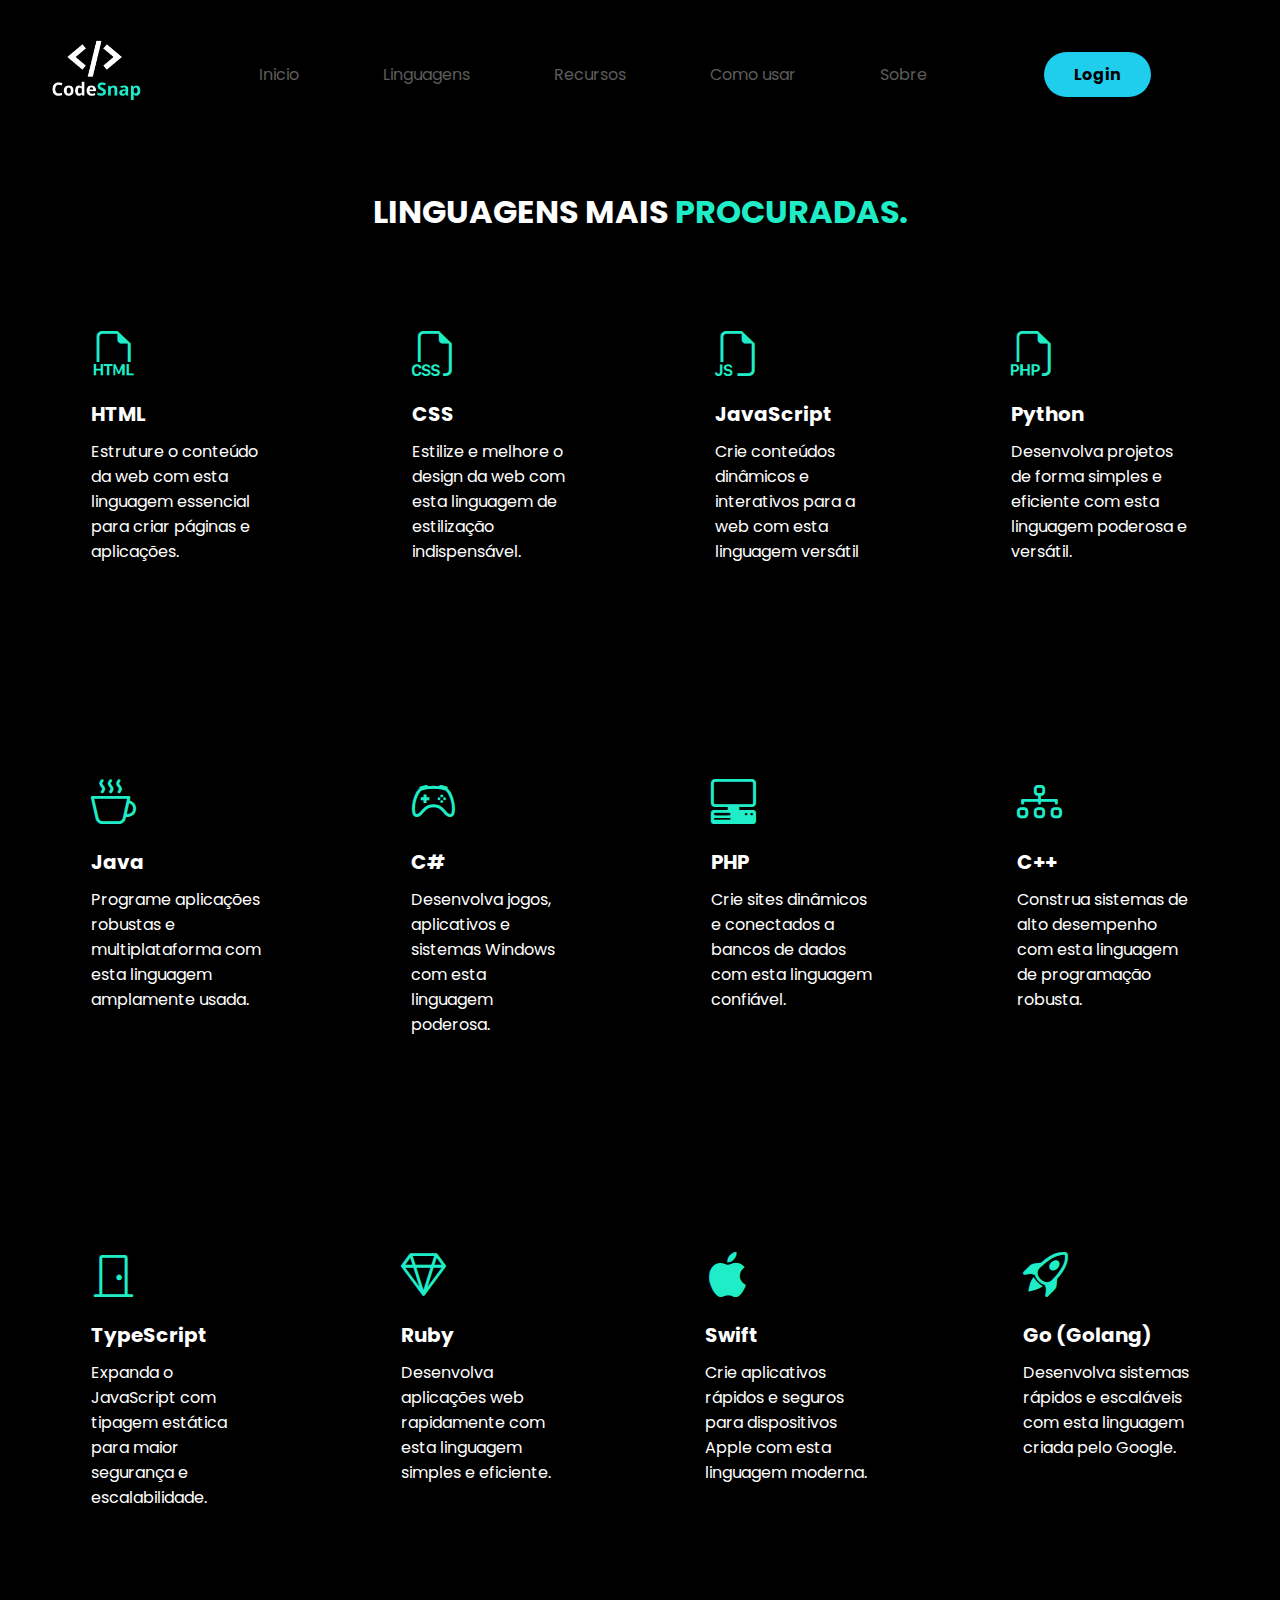
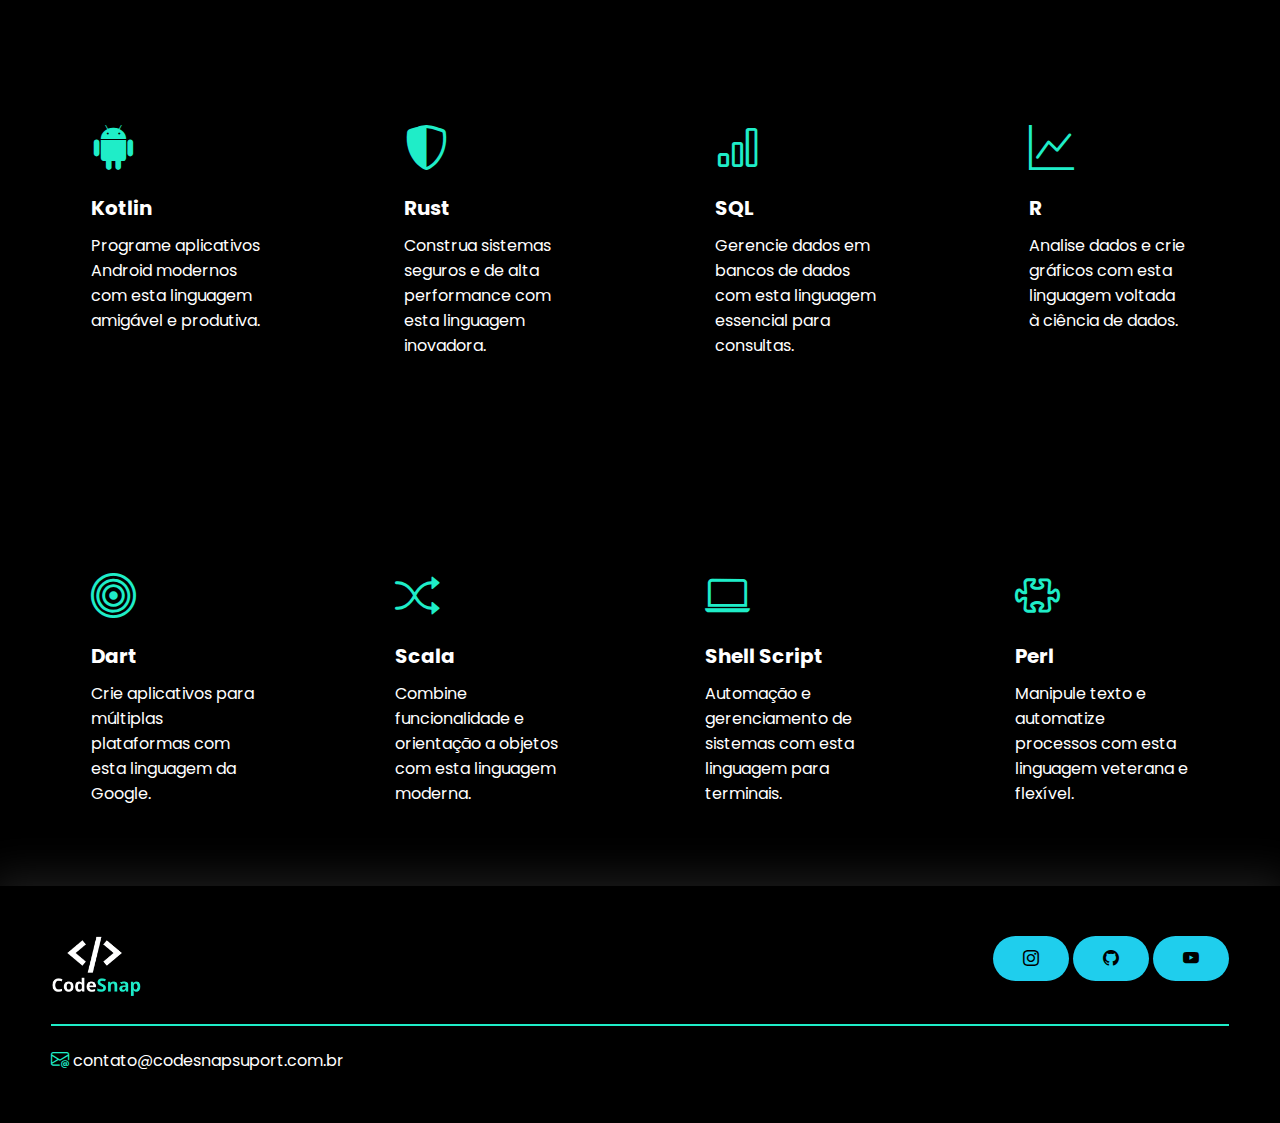
<file: pages/Languages.html>
<!DOCTYPE html>
<html lang="pt-br">

<head>
    <meta charset="UTF-8">
    <meta name="viewport" content="width=device-width, initial-scale=1.0">
    <title>Linguagens - CodeSnap</title>
    <link rel="stylesheet" href="../styles/defaut.css">
    <link rel="stylesheet" href="../styles/global.css">
    <!--fonts-->
    <link rel="preconnect" href="https://fonts.googleapis.com">
    <link rel="preconnect" href="https://fonts.gstatic.com" crossorigin>
    <link
        href="https://fonts.googleapis.com/css2?family=Poppins:ital,wght@0,100;0,200;0,300;0,400;0,500;0,600;0,700;0,800;0,900;1,100;1,200;1,300;1,400;1,500;1,600;1,700;1,800;1,900&display=swap"
        rel="stylesheet">
    <!--Fim fonts-->
    <!--BOOTTRAP-->
    <link rel="stylesheet" href="https://cdn.jsdelivr.net/npm/bootstrap-icons@1.11.3/font/bootstrap-icons.min.css">
    <!--FIM BOOTTRAP-->
    <script src="../scripts/scriptA.js" defer></script>
</head>

<body>
    <header>
        <div class="interface">
            <div class="logo">
                <a href="Home.html"><img width="90px" src="../image/logo.png" alt="Logo CodeSnap"></a>
            </div><!--logo-->
            <nav class="menu-desktop">
                <ul>
                    <li><a href="Home.html">Inicio</a></li>
                    <li><a href="Languages.html">Linguagens</a></li>
                    <li><a href="Resources.html">Recursos</a></li>
                    <li><a href="How-to-use.html">Como usar</a></li>
                    <li><a href="About.html">Sobre</a></li>
                </ul>
            </nav><!--menu-desktop-->
            <div class="cs-login">
                <a href="#"><button>Login</button></a>
            </div><!--cs-login-->
            <div class="cs-abrir-menu" id="cs-menu">
                <i class="bi bi-list"></i>
            </div><!--cs-abrir-menu-->
            <div class="menu-mobile" id="menu-mobile">
                <div class="cs-fechar">
                    <i class="bi bi-x"></i>
                </div><!--cs-fechar-->
                <nav>
                    <ul>
                        <li><a href="Home.html">Inicio</a></li>
                        <li><a href="linguagens.html">Linguagens</a></li>
                        <li><a href="Resources.html">Recursos</a></li>
                        <li><a href="How-to-use.html">Como usar</a></li>
                        <li><a href="About.html">Sobre</a></li>
                        <li><a href="#">Contato</a></li>
                    </ul>
                </nav>
            </div><!--menu-mobile-->
            <div class="overlay-menu" id="overlay-menu"></div><!--overlay-menu-->
        </div><!--interface-->
    </header>
    <main>
        <section class="linguagens" id="colunn-1">
            <div class="interface">
                <h2 class="title">LINGUAGENS MAIS <span>PROCURADAS.</span></h2>
                <div class="flex">
                    <div class="linguagens-box"> <a href="">
                            <i class="bi bi-filetype-html"></i>
                            <h3>HTML</h3>
                            <p>Estruture o conteúdo da web com esta linguagem essencial para criar páginas e aplicações.
                            </p>
                        </a>
                    </div><!--linguagens-box-->
                    <div class="linguagens-box"> <a href="">
                            <i class="bi bi-filetype-css"></i>
                            <h3>CSS</h3>
                            <p> Estilize e melhore o design da web com esta linguagem de estilização indispensável.</p>
                        </a>
                    </div><!--linguagens-box-->
                    <div class="linguagens-box"> <a href="">
                            <i class="bi bi-filetype-js"></i>
                            <h3>JavaScript</h3>
                            <p>Crie conteúdos dinâmicos e interativos para a web com esta linguagem versátil</p>
                        </a>
                    </div><!--linguagens-box-->
                    <div class="linguagens-box"> <a href="">
                            <i class="bi bi-filetype-php"></i>
                            <h3>Python</h3>
                            <p> Desenvolva projetos de forma simples e eficiente com esta linguagem poderosa e versátil.
                            </p>
                        </a>
                    </div><!--linguagens-box-->
                </div><!--flex-->
            </div><!--interface-->
        </section><!--linguagens-->

        <section class="linguagens" id="colunn-2">
            <div class="interface">
                <div class="flex">
                    <div class="linguagens-box"> <a href="">
                            <i class="bi bi-cup-hot"></i>
                            <h3>Java</h3>
                            <p>Programe aplicações robustas e multiplataforma com esta linguagem amplamente usada.</p>
                        </a>
                    </div><!--linguagens-box-->
                    <div class="linguagens-box"> <a href="">
                            <i class="bi bi-controller"></i>
                            <h3>C#</h3>
                            <p>Desenvolva jogos, aplicativos e sistemas Windows com esta linguagem poderosa.</p>
                        </a>
                    </div><!--linguagens-box-->
                    <div class="linguagens-box"> <a href="">
                            <i class="bi bi-pc-display-horizontal"></i>
                            <h3>PHP</h3>
                            <p>Crie sites dinâmicos e conectados a bancos de dados com esta linguagem confiável.</p>
                        </a>
                    </div><!--linguagens-box-->
                    <div class="linguagens-box"> <a href="">
                            <i class="bi bi-diagram-3"></i>
                            <h3>C++</h3>
                            <p>Construa sistemas de alto desempenho com esta linguagem de programação robusta.</p>
                        </a>
                    </div><!--linguagens-box-->
                </div><!--flex-->
            </div><!--interface-->
        </section><!--linguagens-->

        <section class="linguagens" id="colunn-3">
            <div class="interface">
                <div class="flex">
                    <div class="linguagens-box"> <a href="">
                            <i class="bi bi-door-closed"></i>
                            <h3>TypeScript</h3>
                            <p>Expanda o JavaScript com tipagem estática para maior segurança e escalabilidade.</p>
                        </a>
                    </div><!--linguagens-box-->
                    <div class="linguagens-box"> <a href="">
                            <i class="bi bi-gem"></i>
                            <h3>Ruby</h3>
                            <p>Desenvolva aplicações web rapidamente com esta linguagem simples e eficiente.</p>
                        </a>
                    </div><!--linguagens-box-->
                    <div class="linguagens-box"> <a href="">
                            <i class="bi bi-apple"></i>
                            <h3>Swift</h3>
                            <p>Crie aplicativos rápidos e seguros para dispositivos Apple com esta linguagem moderna.
                            </p>
                        </a>
                    </div><!--linguagens-box-->
                    <div class="linguagens-box"> <a href="">
                            <i class="bi bi-rocket-takeoff"></i>
                            <h3>Go (Golang)</h3>
                            <p>Desenvolva sistemas rápidos e escaláveis com esta linguagem criada pelo Google.</p>
                        </a>
                    </div><!--linguagens-box-->
                </div><!--flex-->
            </div><!--interface-->
        </section><!--linguagens-->

        <section class="linguagens" id="colunn-4">
            <div class="interface">
                <div class="flex">
                    <div class="linguagens-box"> <a href="">
                            <i class="bi bi-android2"></i>
                            <h3>Kotlin</h3>
                            <p>Programe aplicativos Android modernos com esta linguagem amigável e produtiva.</p>
                        </a>
                    </div><!--linguagens-box-->
                    <div class="linguagens-box"> <a href="">
                            <i class="bi bi-shield-shaded"></i>
                            <h3>Rust</h3>
                            <p>Construa sistemas seguros e de alta performance com esta linguagem inovadora.</p>
                        </a>
                    </div><!--linguagens-box-->
                    <div class="linguagens-box"> <a href="">
                            <i class="bi bi-bar-chart"></i>
                            <h3>SQL</h3>
                            <p>Gerencie dados em bancos de dados com esta linguagem essencial para consultas.</p>
                        </a>
                    </div><!--linguagens-box-->
                    <div class="linguagens-box"> <a href="">
                            <i class="bi bi-graph-up"></i>
                            <h3>R</h3>
                            <p>Analise dados e crie gráficos com esta linguagem voltada à ciência de dados.</p>
                        </a>
                    </div><!--linguagens-box-->
                </div><!--flex-->
            </div><!--interface-->
        </section><!--linguagens-->

        <section class="linguagens" id="colunn-5">
            <div class="interface">
                <div class="flex">
                    <div class="linguagens-box"> <a href="">
                            <i class="bi bi-bullseye"></i>
                            <h3>Dart</h3>
                            <p>Crie aplicativos para múltiplas plataformas com esta linguagem da Google.</p>
                        </a>
                    </div><!--linguagens-box-->
                    <div class="linguagens-box"> <a href="">
                            <i class="bi bi-shuffle"></i>
                            <h3>Scala</h3>
                            <p>Combine funcionalidade e orientação a objetos com esta linguagem moderna.</p>
                        </a>
                    </div><!--linguagens-box-->
                    <div class="linguagens-box"> <a href="">
                            <i class="bi bi-laptop"></i>
                            <h3>Shell Script</h3>
                            <p>Automação e gerenciamento de sistemas com esta linguagem para terminais.</p>
                        </a>
                    </div><!--linguagens-box-->
                    <div class="linguagens-box"> <a href="">
                            <i class="bi bi-puzzle"></i>
                            <h3>Perl</h3>
                            <p>Manipule texto e automatize processos com esta linguagem veterana e flexível.</p>
                        </a>
                    </div><!--linguagens-box-->
                </div><!--flex-->
            </div><!--interface-->
        </section><!--linguagens-->
    </main>
    <footer>
        <div class="interface">
            <div class="line-footer">
                <div class="flex">
                    <div class="logo-footer">
                        <img width="90px" src="../image/logo.png" alt="Logo CodeSnap">
                    </div><!--logo-footer-->
                    <div class="cs-social">
                        <a href="https://www.instagram.com/itz._felipe1/" target="_blank"><button><i
                                    class="bi bi-instagram"></i></button></a>
                        <a href="https://github.com/Fexz0" target="_blank"><button><i
                                    class="bi bi-github"></i></button></a>
                        <a href="#" target="_blank"><button><i class="bi bi-youtube"></i></button></a>
                    </div><!--cs-social-->
                </div><!--flex-->
            </div><!--line-footer-->
            <div class="line-footer borda">
                <p><i class="bi bi-envelope-at"></i> <a href="mailto:contato@felipe.com.br">
                        contato@codesnapsuport.com.br</a></p>
            </div><!--line-footer borda-->
        </div><!--interface-->
    </footer>
</body>

</html>
</file>
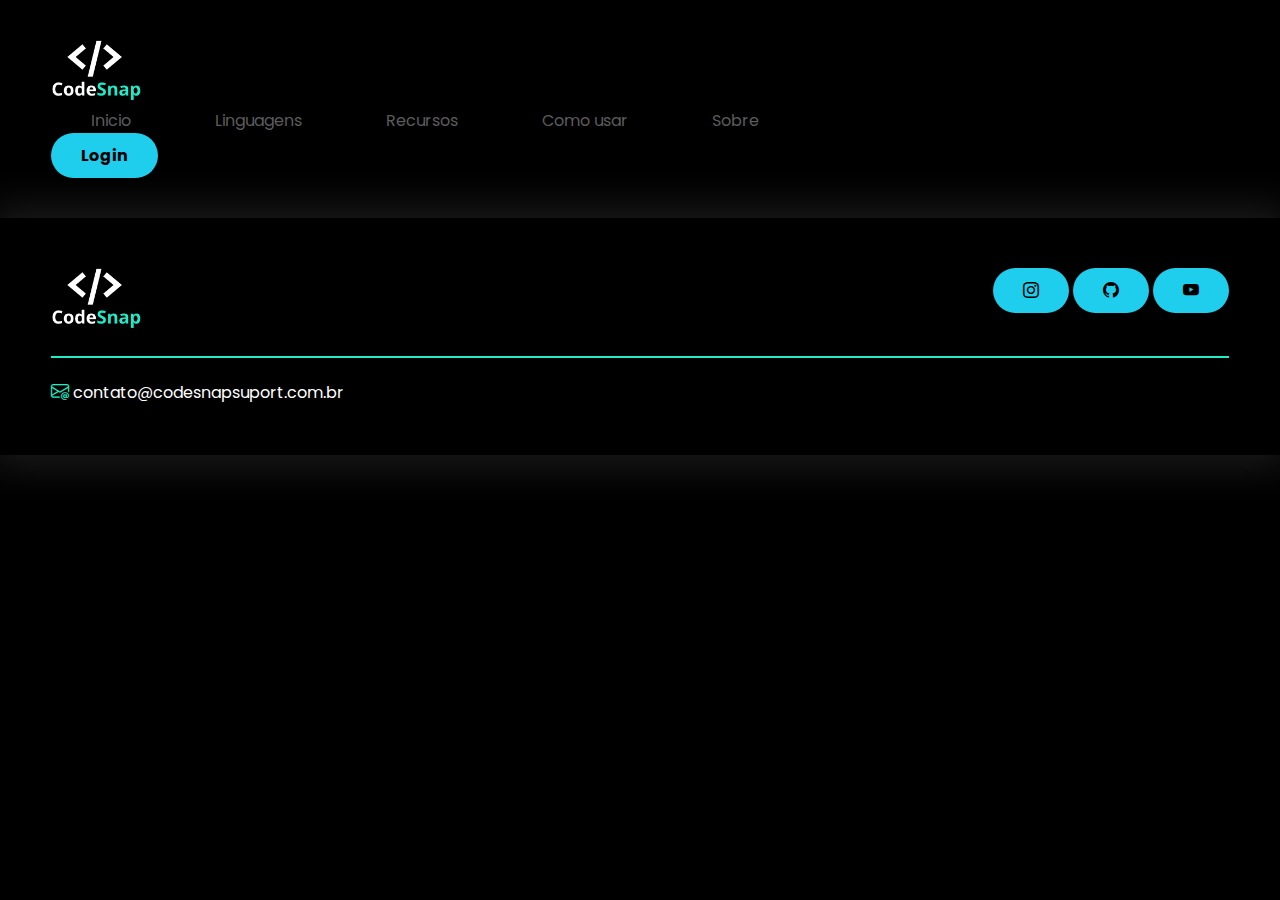
<file: pages/Resources.html>
<!DOCTYPE html>
<html lang="pt-br">
<head>
    <meta charset="UTF-8">
    <meta name="viewport" content="width=device-width, initial-scale=1.0">
    <title>CodeSnap</title>
    <link rel="stylesheet" href="../styles/defaut.css">
    <link rel="stylesheet" href="../styles/global.css">
    <!--fonts-->
    <link rel="preconnect" href="https://fonts.googleapis.com">
    <link rel="preconnect" href="https://fonts.gstatic.com" crossorigin>
    <link
        href="https://fonts.googleapis.com/css2?family=Poppins:ital,wght@0,100;0,200;0,300;0,400;0,500;0,600;0,700;0,800;0,900;1,100;1,200;1,300;1,400;1,500;1,600;1,700;1,800;1,900&display=swap"
        rel="stylesheet">
    <!--Fim fonts-->
    <!--BOOTTRAP-->
    <link rel="stylesheet" href="https://cdn.jsdelivr.net/npm/bootstrap-icons@1.11.3/font/bootstrap-icons.min.css">
    <!--FIM BOOTTRAP-->
    <script src="../scripts/scriptA.js" defer></script>
</head>
<body>
    <header>
        <div class="inteface">
            <div class="logo">
                <a href="#"><img width="90px" src="../image/logo.png" alt="Logo CodeSnap"></a>
            </div><!--logo-->
            <nav class="menu-desktop">
                <ul>
                    <li><a href="Home.html">Inicio</a></li>
                    <li><a href="Languages.html">Linguagens</a></li>
                    <li><a href="Resources.html">Recursos</a></li>
                    <li><a href="#">Como usar</a></li>
                    <li><a href="#">Sobre</a></li>
                </ul>
            </nav><!--menu-desktop-->
            <div class="cs-login">
                <a href="#"><button>Login</button></a>
            </div><!--cs-login-->
            <div class="cs-abrir-menu" id="cs-menu">
                <i class="bi bi-list"></i>
            </div><!--cs-abrir-menu-->
            <div class="menu-mobile" id="menu-mobile">
                <div class="cs-fechar">
                    <i class="bi bi-x"></i>
                </div><!--cs-fechar-->
                <nav>
                    <ul>
                        <li><a href="Home.html">Inicio</a></li>
                        <li><a href="Languages.html">Linguagens</a></li>
                        <li><a href="Resources.html">Recursos</a></li>
                        <li><a href="#">Como usar</a></li>
                        <li><a href="#">sobre</a></li>
                        <li><a href="#contatos">Contato</a></li>
                    </ul>
                </nav>
            </div><!--menu-mobile-->
            <div class="overlay-menu" id="overlay-menu"></div><!--overlay-menu-->
        </div><!--interface-->
    </header>
    

    <footer>
        <div class="interface">
            <div class="line-footer">
                <div class="flex">
                    <div class="logo-footer">
                        <img width="90px" src="../image/logo.png" alt="Logo CodeSnap">
                    </div><!--logo-footer-->
                    <div class="cs-social">
                        <a href="https://www.instagram.com/itz._felipe1/" target="_blank"><button><i
                                    class="bi bi-instagram"></i></button></a>
                        <a href="https://github.com/Fexz0" target="_blank"><button><i
                                    class="bi bi-github"></i></button></a>
                        <a href="#" target="_blank"><button><i class="bi bi-youtube"></i></button></a>
                    </div><!--cs-social-->
                </div><!--flex-->
            </div><!--line-footer-->
            <div class="line-footer borda">
                <p><i class="bi bi-envelope-at"></i> <a href="mailto:contato@felipe.com.br">
                        contato@codesnapsuport.com.br</a></p>
            </div><!--line-footer borda-->
        </div><!--interface-->
    </footer>

</body>
</html>
</file>
<file: styles/defaut.css>
*{
    margin: 0;
    padding: 0;
    box-sizing: border-box;
    font-family: 'poppins', sans-serif;
}

body{
    background-color: black;
    height: 100vh
}

.inteface{
    max-width: 1280px;
    margin: 0 auto
}

button{
    padding: 10px 30px;
    font-size: 16px;
    font-weight: 625;
    background-color: #1FCEED;
    border-radius: 30px;
    border: 0;
    cursor: pointer;
    transition: .2s;
}

button:hover, form .cs-enviar input:hover{
    box-shadow: 0px 0px 10px #1FEDC8;
    transform: scale(1.05);
}

.flex{
    display: flex;
}

h2.title{
    color: #fff;
    font-size: 32px;
    text-align: center;
}

h2.title span{
    color: #1FEDC8;
}

p .subtitle1 {
    margin-top: 25px;
    color: #fff;
    text-align: center;
    font-size: 18px;
}

html{
    scroll-behavior: smooth;
}
</file>
<file: styles/global.css>
/*CABECALHO*/
header {
    padding: 40px 4%;
}

header>.interface {
    display: flex;
    align-items: center;
    justify-content: space-between;
}

header a {
    color: #5c5c5c;
    text-decoration: none;
    display: inline-block;
}

header nav.menu-desktop a:hover {
    color: #fff;
    transform: scale(1.05);
    transition: .2s;
}

header nav ul {
    list-style-type: none;
}

header nav.menu-desktop ul li {
    display: inline-block;
    padding: 0 40px;
}

/*MENU MOBILE*/
.cs-abrir-menu i {
    color: #1FEDC8;
    font-size: 45px;
}

.menu-mobile {
    background-color: #000;
    height: 100vh;
    width: 0%;
    position: fixed;
    top: 0;
    right: 0;
    z-index: 999999999999999999999999;
    overflow: hidden;
    transition: .2s;
}

.menu-mobile.abrir-menu {
    width: 70%;
}

.menu-mobile.abrir-menu~.overlay-menu {
    display: block;
}

.menu-mobile .cs-fechar {
    padding: 20px 5%;
}

.menu-mobile .cs-fechar i {
    color: #1FEDC8;
    font-size: 45px;
}

.menu-mobile nav ul {
    text-align: right;
}

.menu-mobile nav ul li a {
    color: #fff;
    font-size: 20px;
    font-weight: 300;
    padding: 20px 8%;
    display: block;
}

.menu-mobile nav ul li a:hover {
    background-color: #1FEDC8;
    color: #000;
}

.overlay-menu {
    background-color: #000000df;
    width: 100%;
    height: 100%;
    position: fixed;
    top: 0;
    left: 0;
    z-index: 88888888;
    display: none;
}

/*TOP-WEB*/
section.top-web {
    padding: 40px 4%;
}

section.top-web .flex {
    align-items: center;
    justify-content: center;
    gap: 90px;
}

.top-web .txt-top-web h1 {
    color: #fff;
    font-size: 34px;
    line-height: 39px;
}

.top-web .txt-top-web h1 span {
    color: #1FEDC8;
}

.top-web .txt-top-web p {
    color: #fff;
    margin: 30px 0;
}

/*LINGUAGENS*/
section.linguagens {
    padding: 40px 4%;
}

section.linguagens .flex {
    gap: 60px;
}

.linguagens .linguagens-box {
    color: #fff;
    padding: 40px;
    border-radius: 25px;
    margin-top: 45px;
    transition: .3s;
    cursor: pointer;
}

.linguagens .linguagens-box a {
    color: #fff;
    text-decoration: none;
}

.linguagens .linguagens-box:hover {
    transform: scale(1.05);
    box-shadow: 0 0 20px #ffffff75;
}

.linguagens .linguagens-box i {
    font-size: 45px;
    color: #1FEDC8;
}

.linguagens .linguagens-box h3 {
    font-size: 20px;
    margin: 10px 0;
}

.cta h3{
    color: #fff;
    font-size: 20px;
    text-align: center;
    margin-top: 30px;
}

.linguagens .linguagens-button{
    text-align: center;
    margin-top: 25px;
}

/*RECURSOS*/
section.recursos {
    padding: 40px 4%;
}

section.recursos .flex {
    gap: 60px;
}

.recursos .subtitle {
    color: #fff;
    text-align: center;
    font-size: 21px;
}

.recursos .recursos-box {
    padding: 40px;
    border-radius: 25px;
    margin-top: 45px;
    transition: .3s;
    cursor: pointer;
}

.recursos .recursos-box a {
    color: #fff;
    text-decoration: none;
}

.recursos .recursos-box:hover {
    transform: scale(1.05);
    box-shadow: 0 0 20px #ffffff75;
}

.recursos .recursos-box i {
    font-size: 45px;
    color: #1FEDC8;
}

.recursos .cta h3 {
    color: #fff;
    font-size: 20px;
    text-align: center;
    margin-top: 30px;
}

.recursos .recursos-button {
    text-align: center;
    margin-top: 25px;
}

/*COMO-USAR*/
section.como-usar {
    padding: 40px 4%;
}

section.como-usar .flex {
    gap: 60px;
}

.subtitle {
    color: #fff;
    text-align: center;
    font-size: 18px;
}

.como-usar .como-usar-box {
    padding: 40px;
    border-radius: 25px;
    margin-top: 45px;
    transition: .3s;
    cursor: pointer;
}

.como-usar .como-usar-box a {
    color: #fff;
    text-decoration: none;
}

.como-usar .como-usar-box:hover {
    transform: scale(1.05);
    box-shadow: 0 0 20px #ffffff75;
}

.como-usar .como-usar-box i {
    font-size: 45px;
    color: #1FEDC8;
}

.como-usar .cta-button {
    text-align: center;
    margin-top: 25px;
}

/*SOBRE*/
section.sobre {
    padding: 40px 4%;
}

.sobre .subtitle1 {
    margin-top: 25px;
    color: #fff;
    text-align: center;
    font-size: 18px;
}

.sobre .cta-button {
    text-align: center;
    margin-top: 25px;
}

.sobre .txt-top-web h1{
    color: #fff;
    font-size: 34px;
    line-height: 39px;
    padding: 40px 4%;
}

.sobre .txt-top-web p{
    color: #fff;
    padding: 0px 4%;
}

.sobre .sobre-box{
    color: #fff;
    padding: 40px;
    border-radius: 25px;
    margin-top: 45px;
    transition: .3s;
    cursor: pointer;
}

.sobre .sobre-box:hover{
    transform: scale(1.05s);
    box-shadow: 0 0 20px #ffffff75;
}

.sobre .sobre-box i{
    font-size: 45px;
    color: #1FEDC8;
}

.sobre .interface h3{
    color: #fff;
    font-size: 20px;
    text-align: center;
    padding: 20px 4%;
    margin-top: 20px;
}

/*CONTATOS*/
section.contatos {
    padding: 80px 4%;
}

form {
    max-width: 500px;
    margin: 0 auto;
    display: flex;
    justify-content: center;
    flex-direction: column;
    gap: 10px;
    margin-top: 25px;
}

form input,
form textarea {
    width: 100%;
    background-color: #242424;
    border: 0;
    outline: 0;
    padding: 20px 15px;
    border-radius: 15px;
    color: #fff;
    font-size: 16px;
}

form textarea {
    resize: none;
    max-height: 200px;
}

form input::placeholder {
    color: #1FEDC8;
}

form textarea::placeholder {
    color: #1FEDC8;
}

form .cs-enviar {
    margin-top: 10px;
    text-align: center;
}

form .cs-enviar input {
    width: 175px;
    background-color: #1FEDC8;
    color: #000;
    font-weight: 650;
    cursor: pointer;
    transition: .4s;
}

/*FOOTER*/
footer {
    padding: 30px 4%;
    box-shadow: 0 0 40px 10px #ffffff1d;
}

footer .flex {
    justify-content: space-between;
}

footer .line-footer {
    padding: 20px 0;
}

.borda {
    border-top: 2px solid #1FEDC8;
}

footer .line-footer p i {
    color: #1FEDC8;
    font-size: 18px;
}

footer .line-footer p a {
    color: #fff;
    text-decoration: none;
}

/*RESPOSIVO*/
@media screen and (max-width: 1322px){
    /*MENU MOBILE*/
    .cs-abrir-menu i{
        display: none;
    }
}

@media screen and (max-width: 920px){
    /*GERAl*/
    .flex{
        flex-direction: column;
    }

    h2.title{
        font-size: 30px;
        line-height: 34px;
    }

    /*MENU-MOBILE*/
    .cs-abrir-menu i{
        display: block;
    }

    /*CABEÇALHO*/
    .menu-desktop, .cs-login{
        display: none;
    }

    /*TOP-WEB*/
    section.top-web .flex{
        gap: 40px;
    }

    section.top-web{
        padding: 20px 8%;
    }

    .top-web .txt-top-web h1{
        font-size: 28px;
    }

    /*LINGUAGENS*/
    section.linguagens{
        padding: 40px 8%;
    }

    /*RECURSOS*/
    section.recursos{
        padding: 20px 8%;
    }

     /*COMO USAR*/
     section.como-usar{
        padding: 20px 8%;
     }

     /*SOBRE*/
     section.sobre{
        padding: 20px 8px;
     }

     /*CONTATOS*/
     section.contatos{
        padding: 20px 8%;
     }

     /*FOOTER*/
     footer .flex {
        flex-direction: column;
    }

    footer .line-footer {
        text-align: center;
    }
}
</file>
